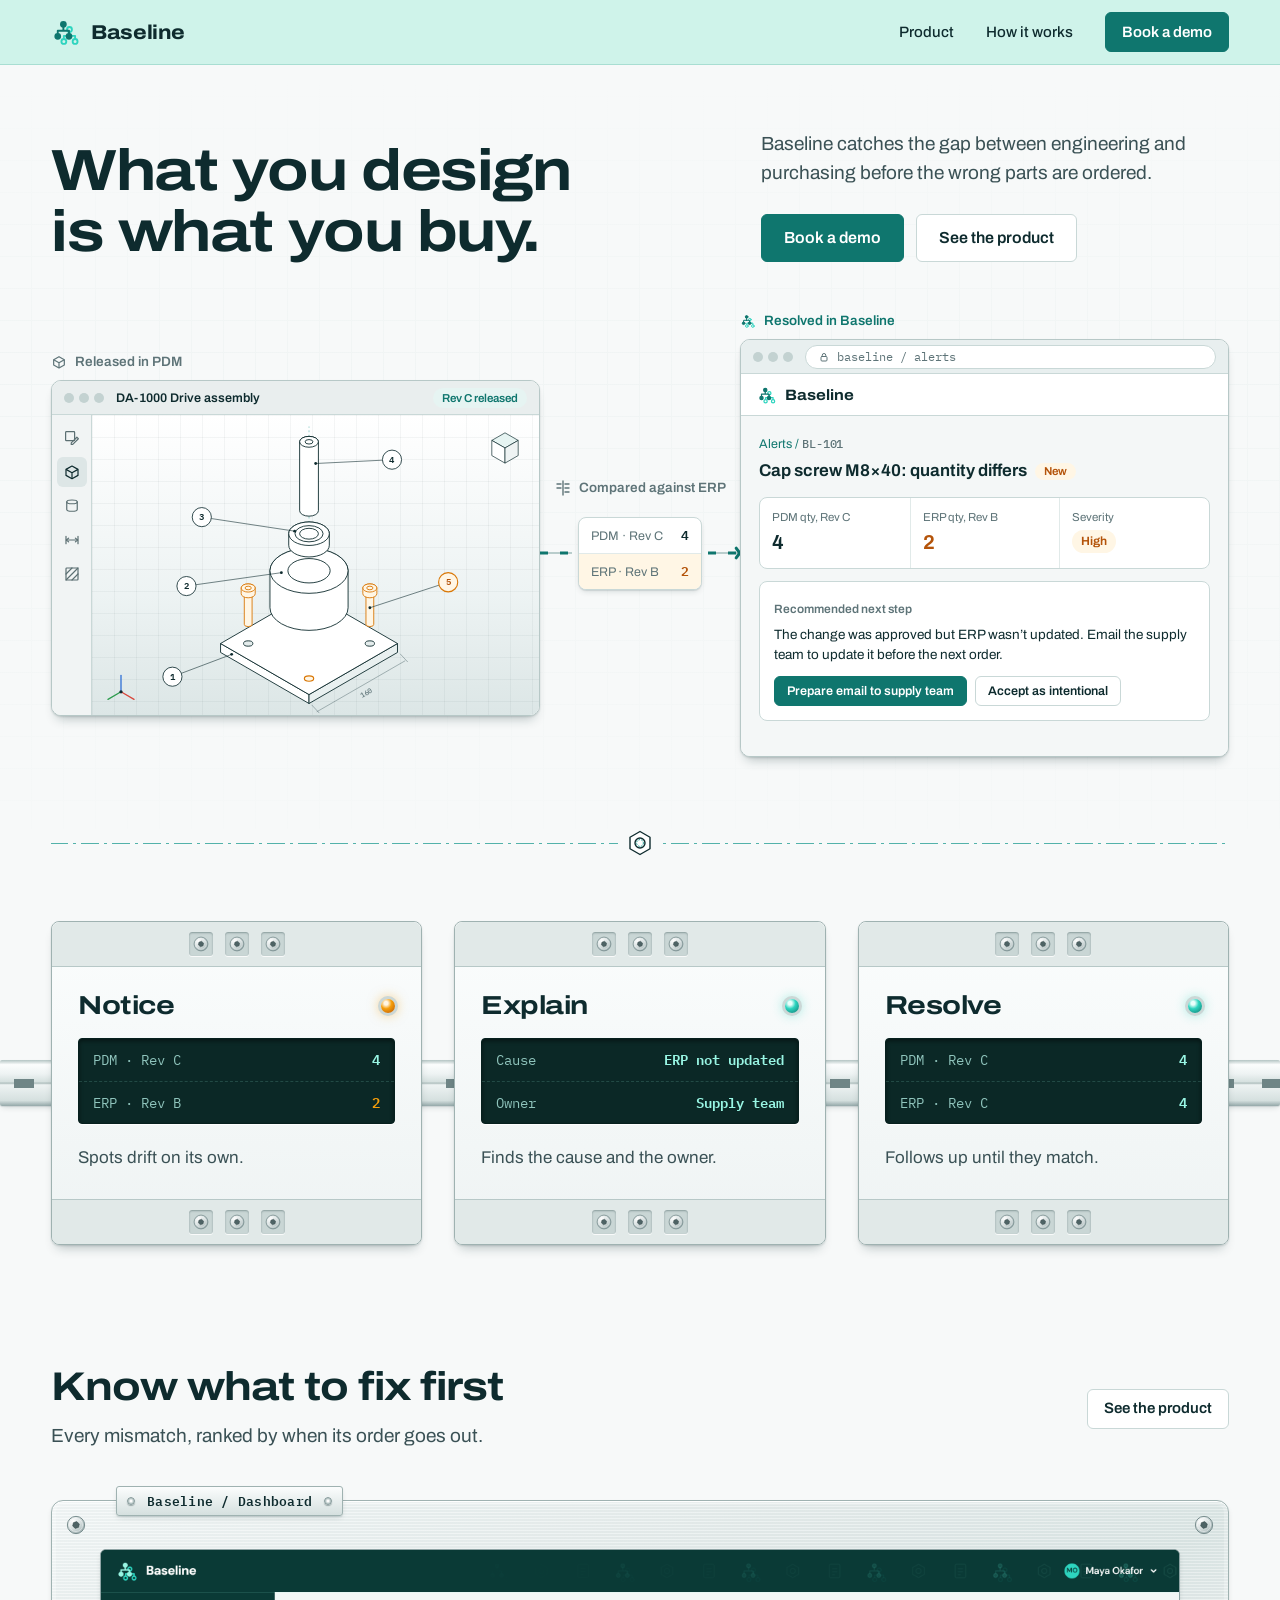
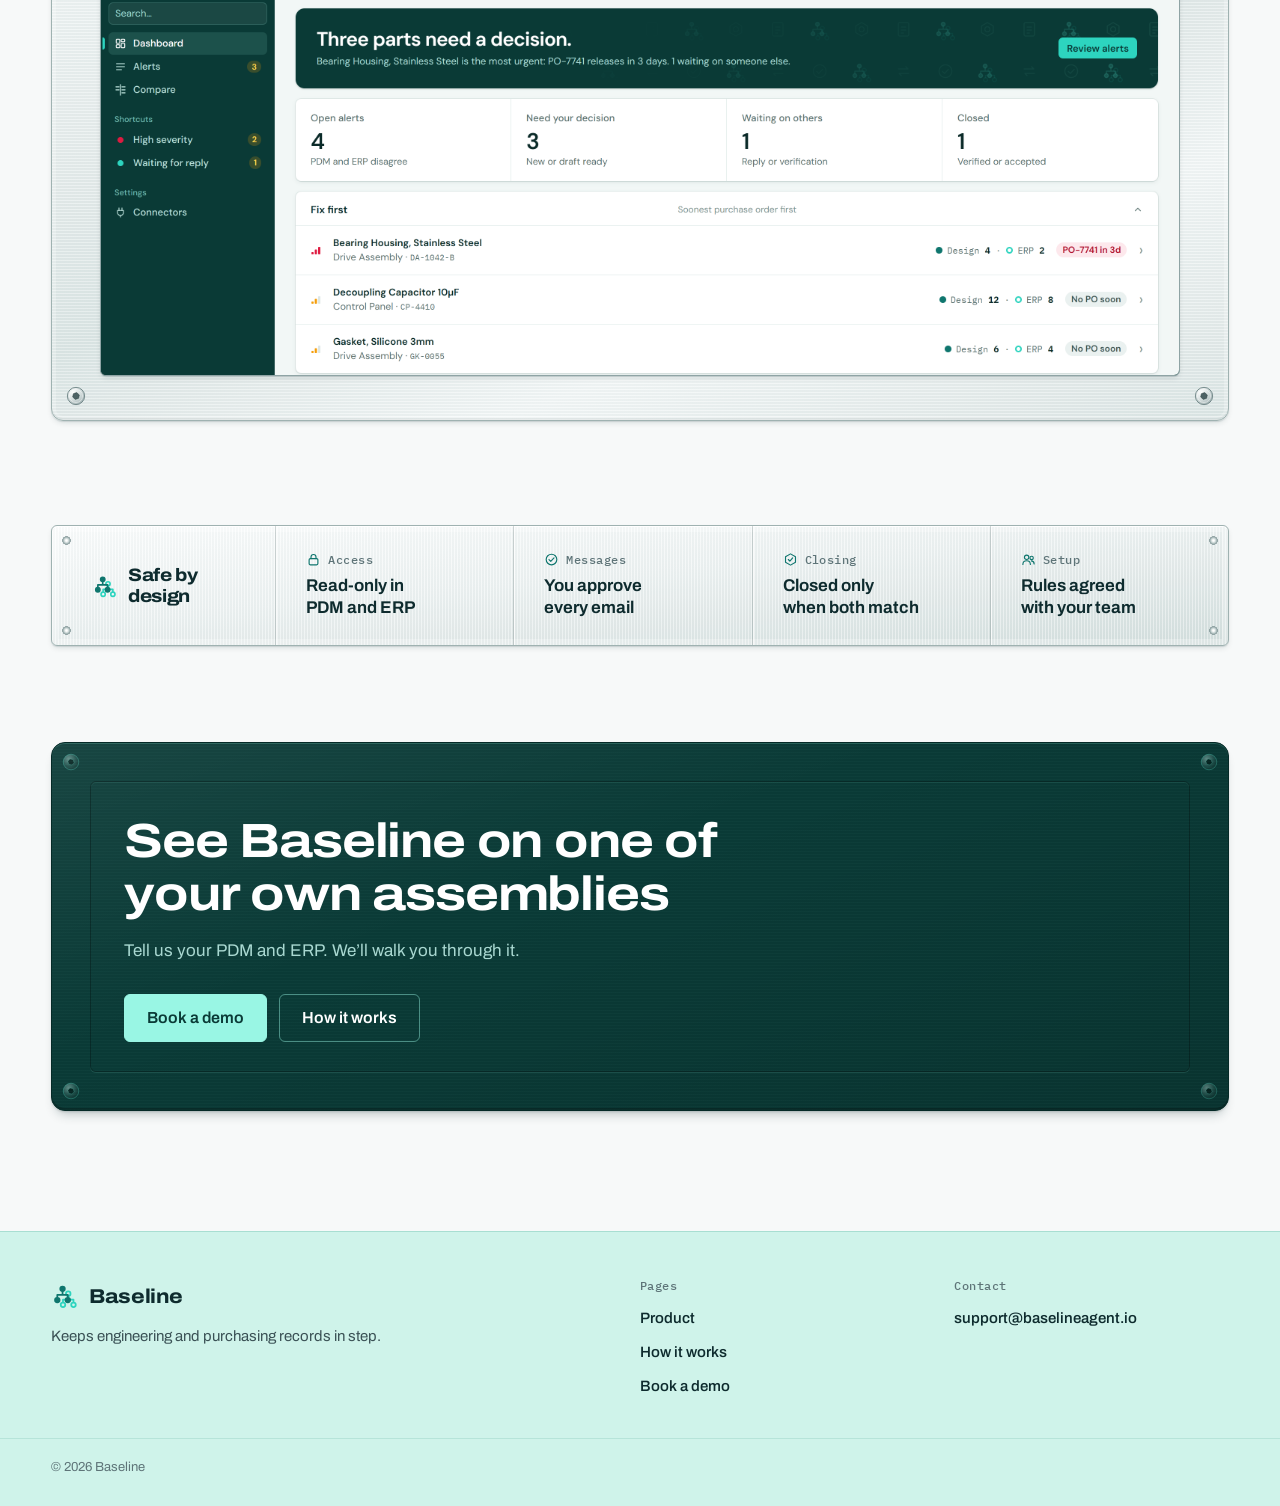
<file: baseline-website/index.html>
<!doctype html>
<html lang="en">
<head>
<meta charset="utf-8">
<meta name="viewport" content="width=device-width, initial-scale=1">
<title>Baseline | Keep PDM and ERP in step</title>
<meta name="description" content="Baseline keeps the BOM your engineers release and the BOM your purchasing team orders from in agreement.">
<link rel="icon" href="assets/img/logo.svg" type="image/svg+xml">
<link rel="preconnect" href="https://fonts.googleapis.com">
<link rel="preconnect" href="https://fonts.gstatic.com" crossorigin>
<link href="https://fonts.googleapis.com/css2?family=Archivo:wdth,wght@62..125,400..800&family=IBM+Plex+Mono:wght@400;500;600&display=swap" rel="stylesheet">
<link rel="stylesheet" href="assets/css/styles.css?v=20261010">
</head>
<body>
<a class="skip" href="#main">Skip to content</a>

<header class="nav">
  <div class="wrap nav-in">
    <a class="brand" href="index.html" aria-label="Baseline home"><img src="assets/img/logo.svg" width="30" height="30" alt="">Baseline</a>
    <button class="nav-toggle" type="button" aria-expanded="false" aria-controls="nav-links">Menu</button>
    <nav id="nav-links" class="nav-links" aria-label="Primary">
      <a href="product.html">Product</a>
      <a href="how-it-works.html">How it works</a>
      <a class="btn btn-p" href="contact.html">Book a demo</a>
    </nav>
  </div>
</header>

<main id="main">

<section class="hero">
  <div class="wrap">
    <div class="hero-top">
      <h1>What you design is what you buy.</h1>
      <div>
        <p class="lede">Baseline catches the gap between engineering and purchasing before the wrong parts are ordered.</p>
        <div class="cta-row">
          <a class="btn btn-p btn-lg" href="contact.html">Book a demo</a>
          <a class="btn btn-lg" href="product.html">See the product</a>
        </div>
      </div>
    </div>

    <!-- Story: released in PDM, compared against ERP, resolved in Baseline -->
    <div class="story" role="img" aria-label="A CAD tool shows the drive assembly released at Rev C with four cap screws. Baseline compares this PDM record against the ERP record, which still shows a quantity of two, and raises an alert recommending an email to the supply team.">
      <div class="win-wrap" aria-hidden="true">
          <p class="win-cap"><svg viewBox="0 0 24 24" fill="none" stroke="currentColor" stroke-width="1.8" stroke-linejoin="round"><path d="M4 8.5l8-4.5 8 4.5v8l-8 4.5-8-4.5z"/><path d="M4 8.5l8 4.5 8-4.5M12 13v8"/></svg>Released in PDM</p>
          <div class="win win-cad">
            <div class="win-bar"><span class="dots"><i></i><i></i><i></i></span><span class="win-t">DA-1000 Drive assembly</span><span class="win-tag">Rev C released</span></div>
            <div class="cad-in">
              <div class="cad-tools">
                <span><svg viewBox="0 0 24 24" fill="none" stroke="currentColor" stroke-width="1.6" stroke-linecap="round" stroke-linejoin="round"><rect x="3.5" y="3.5" width="12" height="12" rx="1"/><path d="M13 20.5l7.5-7.5-2-2L11 18.5v2z"/></svg></span>
                <span><svg viewBox="0 0 24 24" fill="none" stroke="currentColor" stroke-width="1.6" stroke-linejoin="round"><path d="M4 8.5l8-4.5 8 4.5v8l-8 4.5-8-4.5z"/><path d="M4 8.5l8 4.5 8-4.5M12 13v8"/></svg></span>
                <span><svg viewBox="0 0 24 24" fill="none" stroke="currentColor" stroke-width="1.6" stroke-linecap="round"><ellipse cx="12" cy="6.5" rx="7" ry="2.5"/><path d="M5 6.5v10c0 1.4 3.1 2.5 7 2.5s7-1.1 7-2.5v-10"/></svg></span>
                <span><svg viewBox="0 0 24 24" fill="none" stroke="currentColor" stroke-width="1.6" stroke-linecap="round" stroke-linejoin="round"><path d="M4 7v10M20 7v10M4 12h16"/><path d="M7.5 9.5L4.5 12l3 2.5M16.5 9.5l3 2.5-3 2.5"/></svg></span>
                <span><svg viewBox="0 0 24 24" fill="none" stroke="currentColor" stroke-width="1.6" stroke-linecap="round"><rect x="4" y="4" width="16" height="16" rx="1"/><path d="M4 12l8-8M4 20L20 4M12 20l8-8"/></svg></span>
              </div>
              <div class="cad-vp">
<!--ASSEMBLY-->
<svg class="asm" viewBox="40 0 500 470" aria-hidden="true">
<g class="cl"><path d="M280 452V18"/><path d="M375.3 358V268"/><path d="M184.7 358V268"/></g>
<g class="parts">
<g class="p1">
<path class="ln fill" pathLength="1" d="M141.4 358L280 438L280 452L141.4 372Z"/>
<path class="ln fill shade" pathLength="1" d="M418.6 358L280 438L280 452L418.6 372Z"/>
<path class="ln fill" pathLength="1" d="M280 278L418.6 358L280 438L141.4 358Z"/>
<ellipse class="ln hole miss" pathLength="1" cx="280" cy="413" rx="7.3" ry="4.2"/>
<ellipse class="ln hole" pathLength="1" cx="375.3" cy="358" rx="7.3" ry="4.2"/>
<ellipse class="ln hole" pathLength="1" cx="184.7" cy="358" rx="7.3" ry="4.2"/>
<ellipse class="ln hole miss" pathLength="1" cx="280" cy="303" rx="7.3" ry="4.2"/>
</g>
<g class="p5">
<path class="ln bolt fill" pathLength="1" d="M369.2 280L369.2 328A6.1 3.5 0 0 0 381.4 328L381.4 280A6.1 3.5 0 0 0 369.2 280Z"/><ellipse class="ln bolt fill" pathLength="1" cx="375.3" cy="280" rx="6.1" ry="3.5"/>
<path class="ln bolt fill" pathLength="1" d="M364.3 271L364.3 280A11 6.4 0 0 0 386.3 280L386.3 271A11 6.4 0 0 0 364.3 271Z"/><ellipse class="ln bolt fill" pathLength="1" cx="375.3" cy="271" rx="11" ry="6.4"/>
<ellipse class="ln bolt" pathLength="1" cx="375.3" cy="271" rx="4.9" ry="2.8"/>
<path class="ln bolt fill" pathLength="1" d="M178.6 280L178.6 328A6.1 3.5 0 0 0 190.8 328L190.8 280A6.1 3.5 0 0 0 178.6 280Z"/><ellipse class="ln bolt fill" pathLength="1" cx="184.7" cy="280" rx="6.1" ry="3.5"/>
<path class="ln bolt fill" pathLength="1" d="M173.7 271L173.7 280A11 6.4 0 0 0 195.7 280L195.7 271A11 6.4 0 0 0 173.7 271Z"/><ellipse class="ln bolt fill" pathLength="1" cx="184.7" cy="271" rx="11" ry="6.4"/>
<ellipse class="ln bolt" pathLength="1" cx="184.7" cy="271" rx="4.9" ry="2.8"/>
</g>
<g class="p2">
<path class="ln fill" pathLength="1" d="M218.8 244L218.8 302A61.2 35.4 0 0 0 341.2 302L341.2 244A61.2 35.4 0 0 0 218.8 244Z"/><ellipse class="ln fill" pathLength="1" cx="280" cy="244" rx="61.2" ry="35.4"/>
<ellipse class="ln" pathLength="1" cx="280" cy="244" rx="33.1" ry="19.1"/>
</g>
<g class="p3">
<path class="ln fill" pathLength="1" d="M248.2 186L248.2 204A31.8 18.4 0 0 0 311.8 204L311.8 186A31.8 18.4 0 0 0 248.2 186Z"/><ellipse class="ln fill" pathLength="1" cx="280" cy="186" rx="31.8" ry="18.4"/>
<ellipse class="ln" pathLength="1" cx="280" cy="186" rx="22" ry="12.7"/>
<ellipse class="ln" pathLength="1" cx="280" cy="186" rx="14.7" ry="8.5"/>
</g>
<g class="p4">
<path class="ln fill" pathLength="1" d="M265.3 42L265.3 150A14.7 8.5 0 0 0 294.7 150L294.7 42A14.7 8.5 0 0 0 265.3 42Z"/><ellipse class="ln fill" pathLength="1" cx="280" cy="42" rx="14.7" ry="8.5"/>
<ellipse class="ln" pathLength="1" cx="280" cy="42" rx="6.1" ry="3.5"/>
</g>
</g>
<g class="balloons">
<g class="bl"><path class="lead" d="M80 404.7L158.8 375"/><circle class="dot" cx="158.8" cy="375" r="2.2"/><circle class="ring" cx="66" cy="410" r="15"/><text x="66" y="415">1</text></g>
<g class="bl"><path class="lead" d="M102.9 265.9L236.7 247"/><circle class="dot" cx="236.7" cy="247" r="2.2"/><circle class="ring" cx="88" cy="268" r="15"/><text x="88" y="273">2</text></g>
<g class="bl"><path class="lead" d="M126.8 162.2L257.5 182"/><circle class="dot" cx="257.5" cy="182" r="2.2"/><circle class="ring" cx="112" cy="160" r="15"/><text x="112" y="165">3</text></g>
<g class="bl"><path class="lead" d="M395 70.8L290.4 76"/><circle class="dot" cx="290.4" cy="76" r="2.2"/><circle class="ring" cx="410" cy="70" r="15"/><text x="410" y="75">4</text></g>
<g class="bl bl-miss"><path class="lead" d="M483.7 266.6L375.3 302"/><circle class="dot" cx="375.3" cy="302" r="2.2"/><circle class="ring" cx="498" cy="262" r="15"/><text x="498" y="267">5</text></g>
</g>
<g class="dim"><path d="M422.6 374L434.7 387M284 454L296.1 467"/><path class="arr" d="M430.7 385L292.1 465"/><text transform="translate(371.4 439) rotate(-30)">160</text></g>
</svg>
<!--/ASSEMBLY-->
                <svg class="vcube" viewBox="0 0 90 96"><path d="M45 16l27 15.5-27 15.5-27-15.5z" fill="#E6F4F2" stroke="#0E2B2E" stroke-width="1.4" stroke-linejoin="round"/><path d="M18 31.5l27 15.5v31L18 62.5z" fill="#FFFFFF" stroke="#0E2B2E" stroke-width="1.4" stroke-linejoin="round"/><path d="M45 47l27-15.5v31L45 78z" fill="#EEF3F3" stroke="#0E2B2E" stroke-width="1.4" stroke-linejoin="round"/></svg>
                <svg class="triad" viewBox="0 0 70 70"><g stroke-width="2.4" stroke-linecap="round" fill="none"><path d="M35 42L59 56" stroke="#D9463B"/><path d="M35 42L11 56" stroke="#2E9D4F"/><path d="M35 42V12" stroke="#2F6FD6"/></g><circle cx="35" cy="42" r="3" fill="#0E2B2E"/></svg>
              </div>
            </div>
          </div>
      </div>

      <div class="story-mid" aria-hidden="true">
        <p class="win-cap"><svg viewBox="0 0 16 16" fill="none" stroke="currentColor" stroke-width="1.4" stroke-linecap="round"><path d="M8 1v14"/><path d="M2 4h4M2 8h4M10 4h4M10 8h4M10 12h4"/></svg>Compared against ERP</p>
        <div class="rec-flow">
          <svg class="wire wire-l" viewBox="0 0 100 20" preserveAspectRatio="none"><path class="wire-base" d="M0 10H100"/><path class="wire-flow" d="M0 10H100"/></svg>
          <div class="rec-chip">
            <div class="rec-row"><span>PDM · Rev C</span><b>4</b></div>
            <div class="rec-row rec-diff"><span>ERP · Rev B</span><b>2</b></div>
          </div>
          <svg class="wire wire-r" viewBox="0 0 100 20" preserveAspectRatio="none"><path class="wire-base" d="M0 10H100"/><path class="wire-flow" d="M0 10H100"/><path class="wire-head" d="M88 3L99 10L88 17"/></svg>
        </div>
      </div>

      <div class="win-wrap bl-wrap" aria-hidden="true">
        <p class="win-cap cap-bl"><img src="assets/img/logo.svg" width="16" height="16" alt="">Resolved in Baseline</p>
        <div class="win win-bl">
          <div class="win-bar bw"><span class="dots"><i></i><i></i><i></i></span><span class="bw-url"><svg viewBox="0 0 24 24" fill="none" stroke="currentColor" stroke-width="2" stroke-linecap="round"><rect x="6" y="11" width="12" height="9" rx="2"/><path d="M8.5 11V8.5a3.5 3.5 0 0 1 7 0V11"/></svg>baseline / alerts</span></div>
          <div class="bl-top"><img src="assets/img/logo.svg" width="20" height="20" alt="">Baseline</div>
          <div class="bl-body">
            <p class="bl-wait"><span class="spin"></span>Reading PDM and ERP…</p>
            <div class="bl-alert">
              <p class="bl-crumb">Alerts / <span class="pn">BL-101</span></p>
              <p class="bl-title">Cap screw M8×40: quantity differs <span class="new">New</span></p>
              <div class="bl-stats">
                <div><span>PDM qty, Rev C</span><b>4</b></div>
                <div class="st-erp"><span>ERP qty, Rev B</span><b>2</b></div>
                <div><span>Severity</span><b class="sev">High</b></div>
              </div>
              <div class="bl-rec">
                <span class="bl-k">Recommended next step</span>
                <p>The change was approved but ERP wasn’t updated. Email the supply team to update it before the next order.</p>
                <div class="bl-btns"><span class="mock-btn mock-p">Prepare email to supply team</span><span class="mock-btn">Accept as intentional</span></div>
              </div>
            </div>
          </div>
        </div>
      </div>
    </div>
  </div>
</section>

<div class="cl-rule" aria-hidden="true"></div>

<section class="sec rack-sec">
  <div class="wrap">
    <h2 class="sr-only">What Baseline does</h2>

    <!-- Three modules clipped onto one DIN rail: Baseline as a unit in your systems cabinet -->
    <div class="rack">
      <article class="mod">
        <div class="mod-term" aria-hidden="true"><i></i><i></i><i></i></div>
        <div class="mod-face">
          <div class="mod-plate"><h3>Notice</h3><span class="led led-amber" aria-hidden="true"></span></div>
          <div class="readout" aria-hidden="true">
            <div><span>PDM · Rev C</span><b>4</b></div>
            <div class="ro-diff"><span>ERP · Rev B</span><b>2</b></div>
          </div>
          <p>Spots drift on its own.</p>
        </div>
        <div class="mod-term" aria-hidden="true"><i></i><i></i><i></i></div>
      </article>
      <article class="mod">
        <div class="mod-term" aria-hidden="true"><i></i><i></i><i></i></div>
        <div class="mod-face">
          <div class="mod-plate"><h3>Explain</h3><span class="led" aria-hidden="true"></span></div>
          <div class="readout" aria-hidden="true">
            <div><span>Cause</span><b>ERP not updated</b></div>
            <div><span>Owner</span><b>Supply team</b></div>
          </div>
          <p>Finds the cause and the owner.</p>
        </div>
        <div class="mod-term" aria-hidden="true"><i></i><i></i><i></i></div>
      </article>
      <article class="mod">
        <div class="mod-term" aria-hidden="true"><i></i><i></i><i></i></div>
        <div class="mod-face">
          <div class="mod-plate"><h3>Resolve</h3><span class="led" aria-hidden="true"></span></div>
          <div class="readout" aria-hidden="true">
            <div><span>PDM · Rev C</span><b>4</b></div>
            <div class="ro-ok"><span>ERP · Rev C</span><b>4</b></div>
          </div>
          <p>Follows up until they match.</p>
        </div>
        <div class="mod-term" aria-hidden="true"><i></i><i></i><i></i></div>
      </article>
    </div>
  </div>
</section>

<section class="sec glimpse-sec">
  <div class="wrap">
    <div class="glimpse-head">
      <div class="glimpse-copy">
        <h2>Know what to fix first</h2>
        <p>Every mismatch, ranked by when its order goes out.</p>
      </div>
      <a class="btn" href="product.html">See the product</a>
    </div>
    <figure class="mount bolted">
      <span class="tag-plate" aria-hidden="true">Baseline / Dashboard</span>
      <div class="mount-crop">
        <img src="assets/img/screens/dashboard.png" width="2880" height="1800" loading="lazy" alt="Baseline dashboard showing three parts that need a decision, with the bearing housing listed first because its purchase order releases in three days.">
      </div>
    </figure>
  </div>
</section>

<section class="rating-sec" id="trust">
  <div class="wrap">
    <!-- An equipment rating plate, riveted on: the safety facts as stamped fields -->
    <div class="rating">
      <div class="rt-brand"><img src="assets/img/logo.svg" width="26" height="26" alt=""><span>Safe by design</span></div>
      <div class="rt-field"><span class="rt-k"><svg viewBox="0 0 24 24" fill="none" stroke="currentColor" stroke-width="1.8" stroke-linecap="round" stroke-linejoin="round" aria-hidden="true"><rect x="5" y="10.5" width="14" height="10" rx="2"/><path d="M8 10.5V8a4 4 0 0 1 8 0v2.5"/></svg>Access</span><p>Read-only in PDM and ERP</p></div>
      <div class="rt-field"><span class="rt-k"><svg viewBox="0 0 24 24" fill="none" stroke="currentColor" stroke-width="1.8" stroke-linecap="round" stroke-linejoin="round" aria-hidden="true"><circle cx="12" cy="12" r="8.5"/><path d="M8 12.3l2.8 2.8 5.2-5.6"/></svg>Messages</span><p>You approve every email</p></div>
      <div class="rt-field"><span class="rt-k"><svg viewBox="0 0 24 24" fill="none" stroke="currentColor" stroke-width="1.8" stroke-linecap="round" stroke-linejoin="round" aria-hidden="true"><path d="M12 3l8 4.5v9L12 21l-8-4.5v-9z"/><path d="M8.5 12l2.5 2.5 4.5-5"/></svg>Closing</span><p>Closed only when both match</p></div>
      <div class="rt-field"><span class="rt-k"><svg viewBox="0 0 24 24" fill="none" stroke="currentColor" stroke-width="1.8" stroke-linecap="round" stroke-linejoin="round" aria-hidden="true"><circle cx="9" cy="8.5" r="3.5"/><path d="M3 20c0-3.6 2.7-6 6-6s6 2.4 6 6"/><circle cx="17" cy="9.5" r="2.7"/><path d="M16.5 14.2c2.8 0 4.5 2 4.5 5"/></svg>Setup</span><p>Rules agreed with your team</p></div>
    </div>
  </div>
</section>

<section class="cta-band">
  <div class="wrap">
    <div class="cta-plate bolted bolted-dark">
      <h2>See Baseline on one of your own assemblies</h2>
      <p>Tell us your PDM and ERP. We’ll walk you through it.</p>
      <div class="cta-row"><a class="btn btn-mint btn-lg" href="contact.html">Book a demo</a><a class="btn btn-lg" href="how-it-works.html">How it works</a></div>
    </div>
  </div>
</section>

</main>

<footer class="foot">
  <div class="wrap foot-in">
    <div class="foot-brand">
      <a class="brand" href="index.html" aria-label="Baseline home"><img src="assets/img/logo.svg" width="28" height="28" alt="">Baseline</a>
      <p>Keeps engineering and purchasing records in step.</p>
    </div>
    <nav class="foot-col" aria-label="Site">
      <p class="foot-k">Pages</p>
      <a href="product.html">Product</a>
      <a href="how-it-works.html">How it works</a>
      <a href="contact.html">Book a demo</a>
    </nav>
    <div class="foot-col">
      <p class="foot-k">Contact</p>
      <a href="mailto:support@baselineagent.io">support@baselineagent.io</a>
    </div>
  </div>
  <div class="wrap foot-base"><span>© <span class="year">2026</span> Baseline</span></div>
</footer>

<script src="assets/js/main.js?v=20261010"></script>
</body>
</html>
</file>
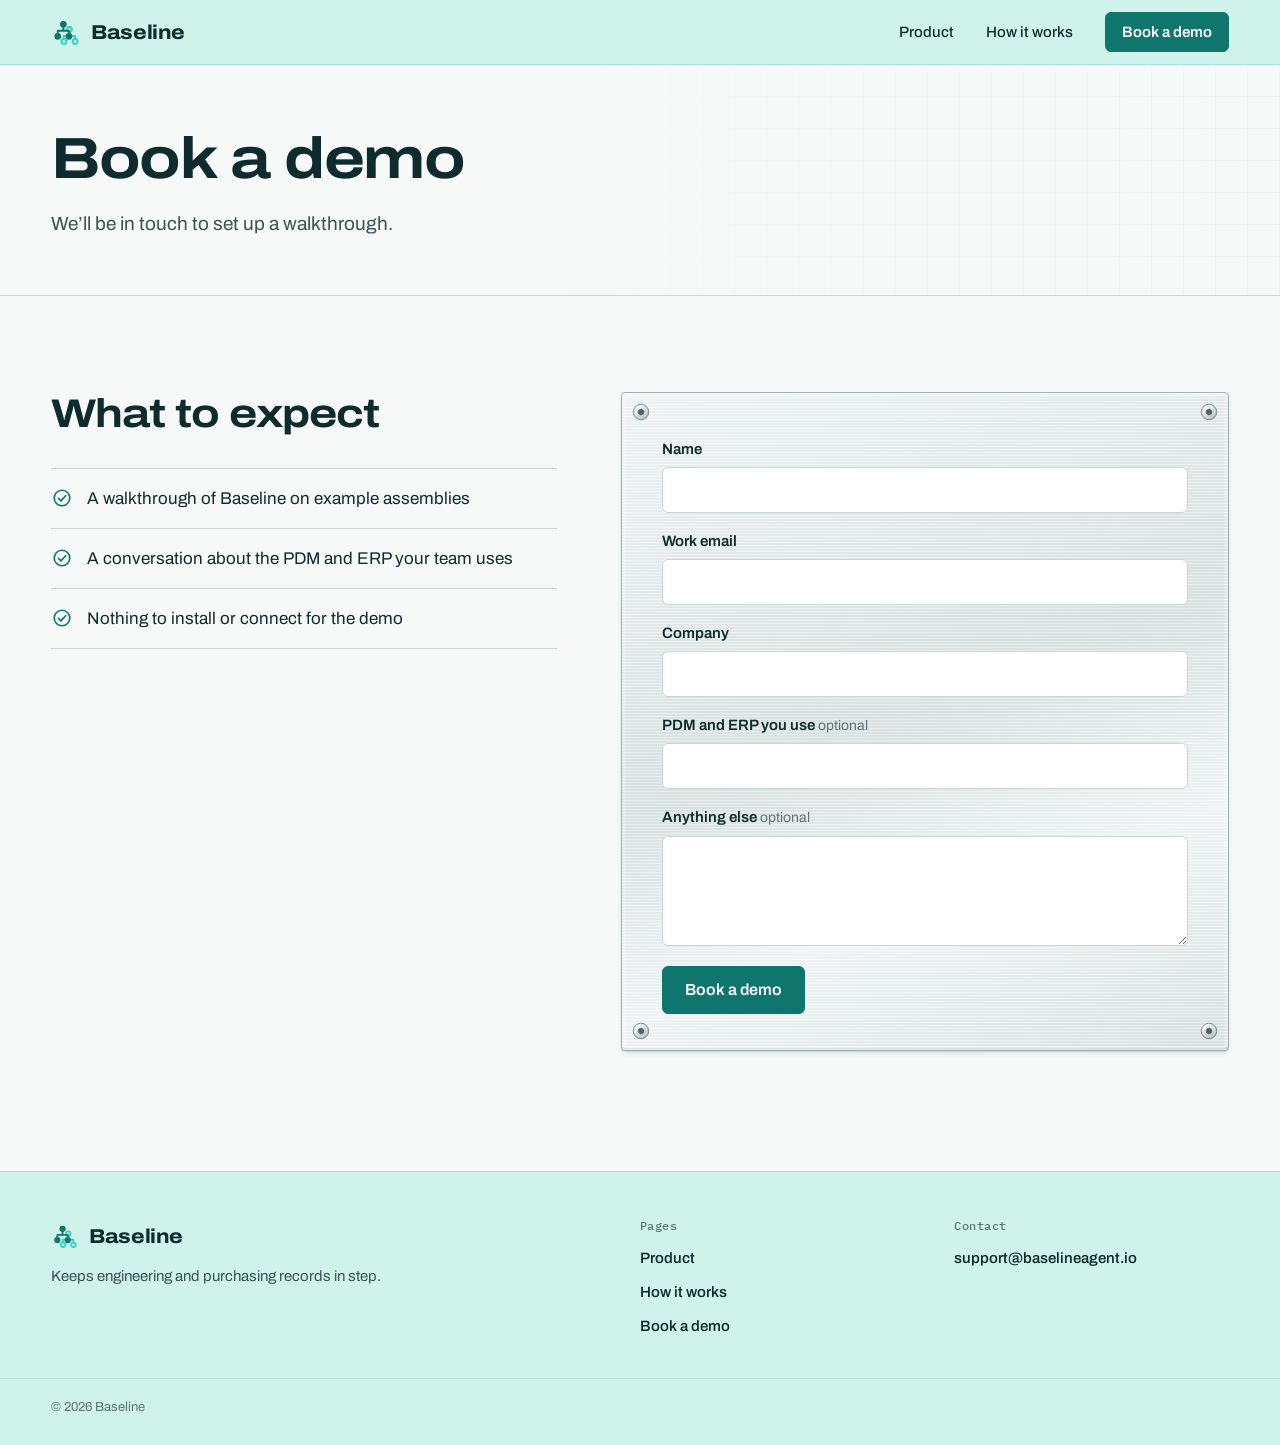
<file: baseline-website/contact.html>
<!doctype html>
<html lang="en">
<head>
<meta charset="utf-8">
<meta name="viewport" content="width=device-width, initial-scale=1">
<title>Book a demo | Baseline</title>
<meta name="description" content="Book a walkthrough of Baseline.">
<link rel="icon" href="assets/img/logo.svg" type="image/svg+xml">
<link rel="preconnect" href="https://fonts.googleapis.com">
<link rel="preconnect" href="https://fonts.gstatic.com" crossorigin>
<link href="https://fonts.googleapis.com/css2?family=Archivo:wdth,wght@62..125,400..800&family=IBM+Plex+Mono:wght@400;500;600&display=swap" rel="stylesheet">
<link rel="stylesheet" href="assets/css/styles.css?v=20261010">
</head>
<body>
<a class="skip" href="#main">Skip to content</a>

<header class="nav">
  <div class="wrap nav-in">
    <a class="brand" href="index.html" aria-label="Baseline home"><img src="assets/img/logo.svg" width="30" height="30" alt="">Baseline</a>
    <button class="nav-toggle" type="button" aria-expanded="false" aria-controls="nav-links">Menu</button>
    <nav id="nav-links" class="nav-links" aria-label="Primary">
      <a href="product.html">Product</a>
      <a href="how-it-works.html">How it works</a>
      <a class="btn btn-p" href="contact.html" aria-current="page">Book a demo</a>
    </nav>
  </div>
</header>

<main id="main">

<section class="phead">
  <div class="wrap phead-in">
    <div>
      <h1>Book a demo</h1>
      <p class="lede">We’ll be in touch to set up a walkthrough.</p>
    </div>
  </div>
</section>

<section class="sec">
  <div class="wrap contact">
    <div>
      <h2>What to expect</h2>
      <ul class="expect">
        <li><svg viewBox="0 0 24 24" fill="none" stroke="currentColor" stroke-width="1.8" stroke-linecap="round" stroke-linejoin="round" aria-hidden="true"><circle cx="12" cy="12" r="8.5"/><path d="M8 12.3l2.8 2.8 5.2-5.6"/></svg>A walkthrough of Baseline on example assemblies</li>
        <li><svg viewBox="0 0 24 24" fill="none" stroke="currentColor" stroke-width="1.8" stroke-linecap="round" stroke-linejoin="round" aria-hidden="true"><circle cx="12" cy="12" r="8.5"/><path d="M8 12.3l2.8 2.8 5.2-5.6"/></svg>A conversation about the PDM and ERP your team uses</li>
        <li><svg viewBox="0 0 24 24" fill="none" stroke="currentColor" stroke-width="1.8" stroke-linecap="round" stroke-linejoin="round" aria-hidden="true"><circle cx="12" cy="12" r="8.5"/><path d="M8 12.3l2.8 2.8 5.2-5.6"/></svg>Nothing to install or connect for the demo</li>
      </ul>
    </div>

    <!-- data-endpoint: the deployed demo-mailer Worker URL (see demo-mailer/README.md) -->
    <form class="form bolted" id="demo-form" data-endpoint="https://baseline-demo-mailer.hamzasajjad159.workers.dev" novalidate>
      <p hidden><label>Leave this empty <input name="company-site" tabindex="-1" autocomplete="off"></label></p>
      <div class="field"><label for="f-name">Name</label><input id="f-name" name="name" autocomplete="name" required><p class="err" id="e-name"></p></div>
      <div class="field"><label for="f-email">Work email</label><input id="f-email" name="email" type="email" autocomplete="email" required><p class="err" id="e-email"></p></div>
      <div class="field"><label for="f-co">Company</label><input id="f-co" name="company" autocomplete="organization"></div>
      <div class="field"><label for="f-sys">PDM and ERP you use <span class="opt">optional</span></label><input id="f-sys" name="systems"></div>
      <div class="field"><label for="f-msg">Anything else <span class="opt">optional</span></label><textarea id="f-msg" name="message"></textarea></div>
      <button class="btn btn-p btn-lg" type="submit">Book a demo</button>
      <p class="form-ok" id="form-ok" role="status" hidden></p>
    </form>
  </div>
</section>

</main>

<footer class="foot">
  <div class="wrap foot-in">
    <div class="foot-brand">
      <a class="brand" href="index.html" aria-label="Baseline home"><img src="assets/img/logo.svg" width="28" height="28" alt="">Baseline</a>
      <p>Keeps engineering and purchasing records in step.</p>
    </div>
    <nav class="foot-col" aria-label="Site">
      <p class="foot-k">Pages</p>
      <a href="product.html">Product</a>
      <a href="how-it-works.html">How it works</a>
      <a href="contact.html">Book a demo</a>
    </nav>
    <div class="foot-col">
      <p class="foot-k">Contact</p>
      <a href="mailto:support@baselineagent.io">support@baselineagent.io</a>
    </div>
  </div>
  <div class="wrap foot-base"><span>© <span class="year">2026</span> Baseline</span></div>
</footer>

<script src="assets/js/main.js?v=20261010"></script>
</body>
</html>
</file>
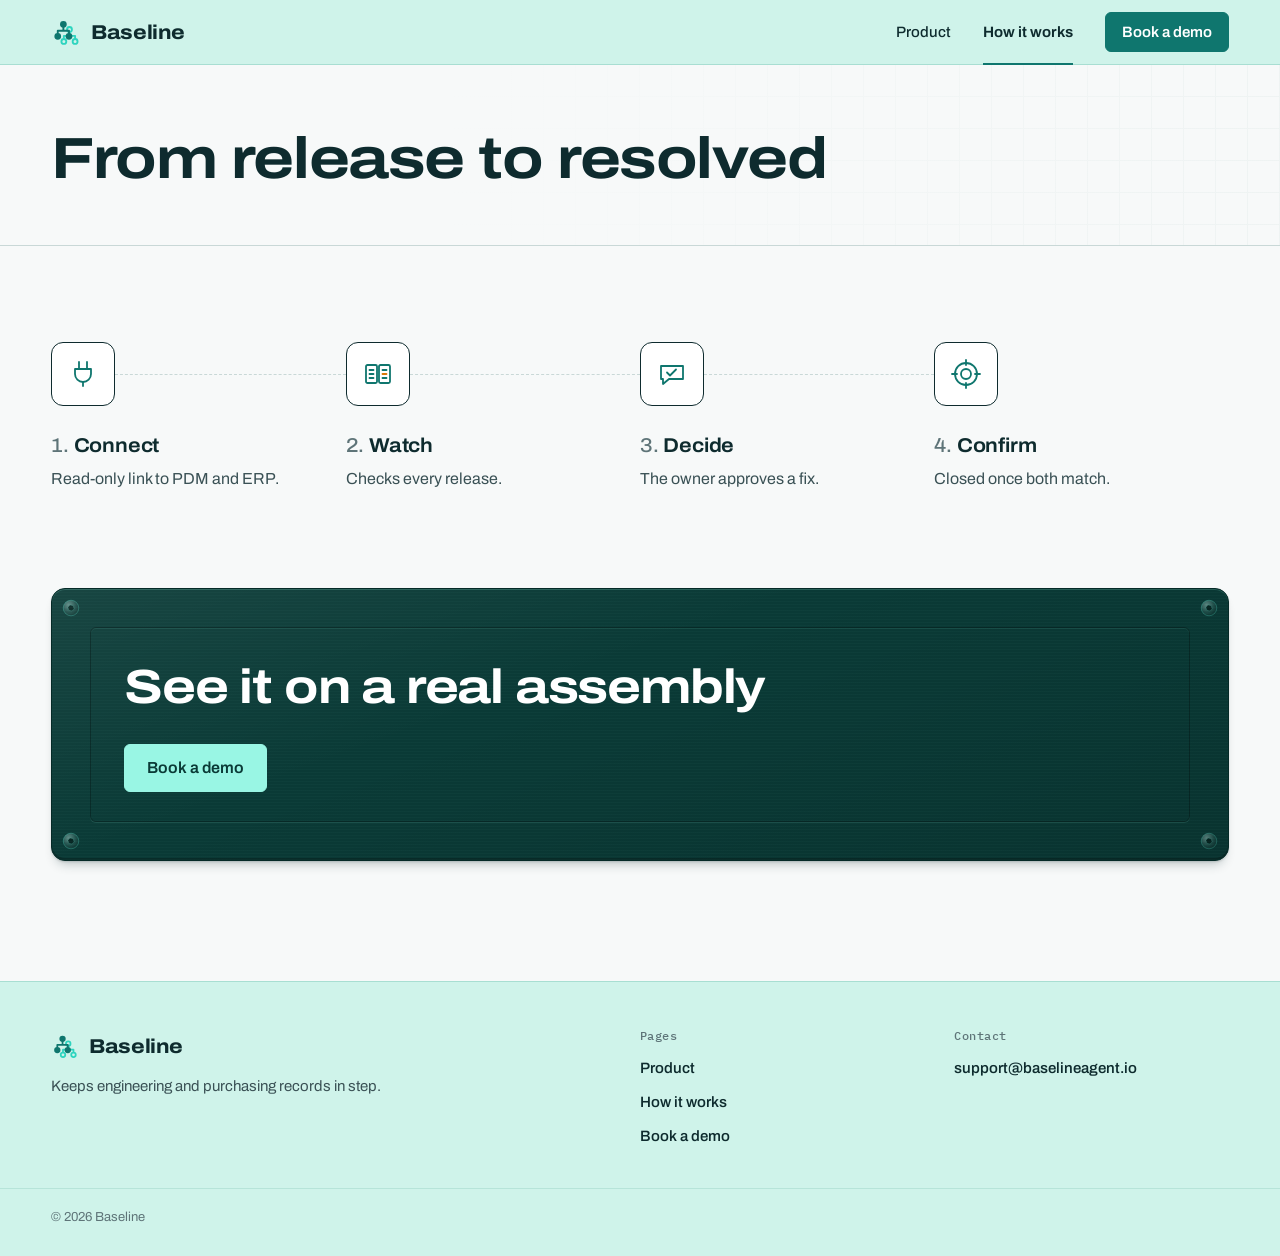
<file: baseline-website/how-it-works.html>
<!doctype html>
<html lang="en">
<head>
<meta charset="utf-8">
<meta name="viewport" content="width=device-width, initial-scale=1">
<title>How it works | Baseline</title>
<meta name="description" content="Baseline works between your engineering and purchasing systems without changing how either team works.">
<link rel="icon" href="assets/img/logo.svg" type="image/svg+xml">
<link rel="preconnect" href="https://fonts.googleapis.com">
<link rel="preconnect" href="https://fonts.gstatic.com" crossorigin>
<link href="https://fonts.googleapis.com/css2?family=Archivo:wdth,wght@62..125,400..800&family=IBM+Plex+Mono:wght@400;500;600&display=swap" rel="stylesheet">
<link rel="stylesheet" href="assets/css/styles.css?v=20261010">
</head>
<body>
<a class="skip" href="#main">Skip to content</a>

<header class="nav">
  <div class="wrap nav-in">
    <a class="brand" href="index.html" aria-label="Baseline home"><img src="assets/img/logo.svg" width="30" height="30" alt="">Baseline</a>
    <button class="nav-toggle" type="button" aria-expanded="false" aria-controls="nav-links">Menu</button>
    <nav id="nav-links" class="nav-links" aria-label="Primary">
      <a href="product.html">Product</a>
      <a href="how-it-works.html" aria-current="page">How it works</a>
      <a class="btn btn-p" href="contact.html">Book a demo</a>
    </nav>
  </div>
</header>

<main id="main">

<section class="phead">
  <div class="wrap phead-in">
    <div>
      <h1>From release to resolved</h1>
    </div>
  </div>
</section>

<section class="sec">
  <div class="wrap">
    <ol class="steps">
      <li class="step">
        <div class="ic"><svg viewBox="0 0 32 32" fill="none" stroke="currentColor" stroke-width="1.8" stroke-linecap="round" stroke-linejoin="round" aria-hidden="true"><path d="M12 4v7M20 4v7"/><path d="M8 11h16v5a8 8 0 0 1-16 0z"/><path d="M16 24v4"/></svg></div>
        <h3>Connect</h3>
        <p>Read-only link to PDM and ERP.</p>
      </li>
      <li class="step">
        <div class="ic"><svg viewBox="0 0 32 32" fill="none" stroke="currentColor" stroke-width="1.8" stroke-linecap="round" stroke-linejoin="round" aria-hidden="true"><rect x="4" y="7" width="11" height="18" rx="1.5"/><rect x="17" y="7" width="11" height="18" rx="1.5"/><path d="M7.5 12h4M7.5 16h4M7.5 20h4M20.5 12h4M20.5 20h4"/><path d="M20.5 16h4" stroke="#D97706"/></svg></div>
        <h3>Watch</h3>
        <p>Checks every release.</p>
      </li>
      <li class="step">
        <div class="ic"><svg viewBox="0 0 32 32" fill="none" stroke="currentColor" stroke-width="1.8" stroke-linecap="round" stroke-linejoin="round" aria-hidden="true"><path d="M5 8h22v13H13l-6 5v-5H5z"/><path d="M11 14.5l3 3 6-6"/></svg></div>
        <h3>Decide</h3>
        <p>The owner approves a fix.</p>
      </li>
      <li class="step">
        <div class="ic"><svg viewBox="0 0 32 32" fill="none" stroke="currentColor" stroke-width="1.8" stroke-linecap="round" stroke-linejoin="round" aria-hidden="true"><circle cx="16" cy="16" r="11"/><circle cx="16" cy="16" r="5"/><path d="M16 2v5M16 25v5M2 16h5M25 16h5"/></svg></div>
        <h3>Confirm</h3>
        <p>Closed once both match.</p>
      </li>
    </ol>
  </div>
</section>

<section class="cta-band" style="padding-top:0">
  <div class="wrap">
    <div class="cta-plate bolted bolted-dark">
      <h2>See it on a real assembly</h2>
      <div class="cta-row"><a class="btn btn-mint btn-lg" href="contact.html">Book a demo</a></div>
    </div>
  </div>
</section>

</main>

<footer class="foot">
  <div class="wrap foot-in">
    <div class="foot-brand">
      <a class="brand" href="index.html" aria-label="Baseline home"><img src="assets/img/logo.svg" width="28" height="28" alt="">Baseline</a>
      <p>Keeps engineering and purchasing records in step.</p>
    </div>
    <nav class="foot-col" aria-label="Site">
      <p class="foot-k">Pages</p>
      <a href="product.html">Product</a>
      <a href="how-it-works.html">How it works</a>
      <a href="contact.html">Book a demo</a>
    </nav>
    <div class="foot-col">
      <p class="foot-k">Contact</p>
      <a href="mailto:support@baselineagent.io">support@baselineagent.io</a>
    </div>
  </div>
  <div class="wrap foot-base"><span>© <span class="year">2026</span> Baseline</span></div>
</footer>

<script src="assets/js/main.js?v=20261010"></script>
</body>
</html>
</file>
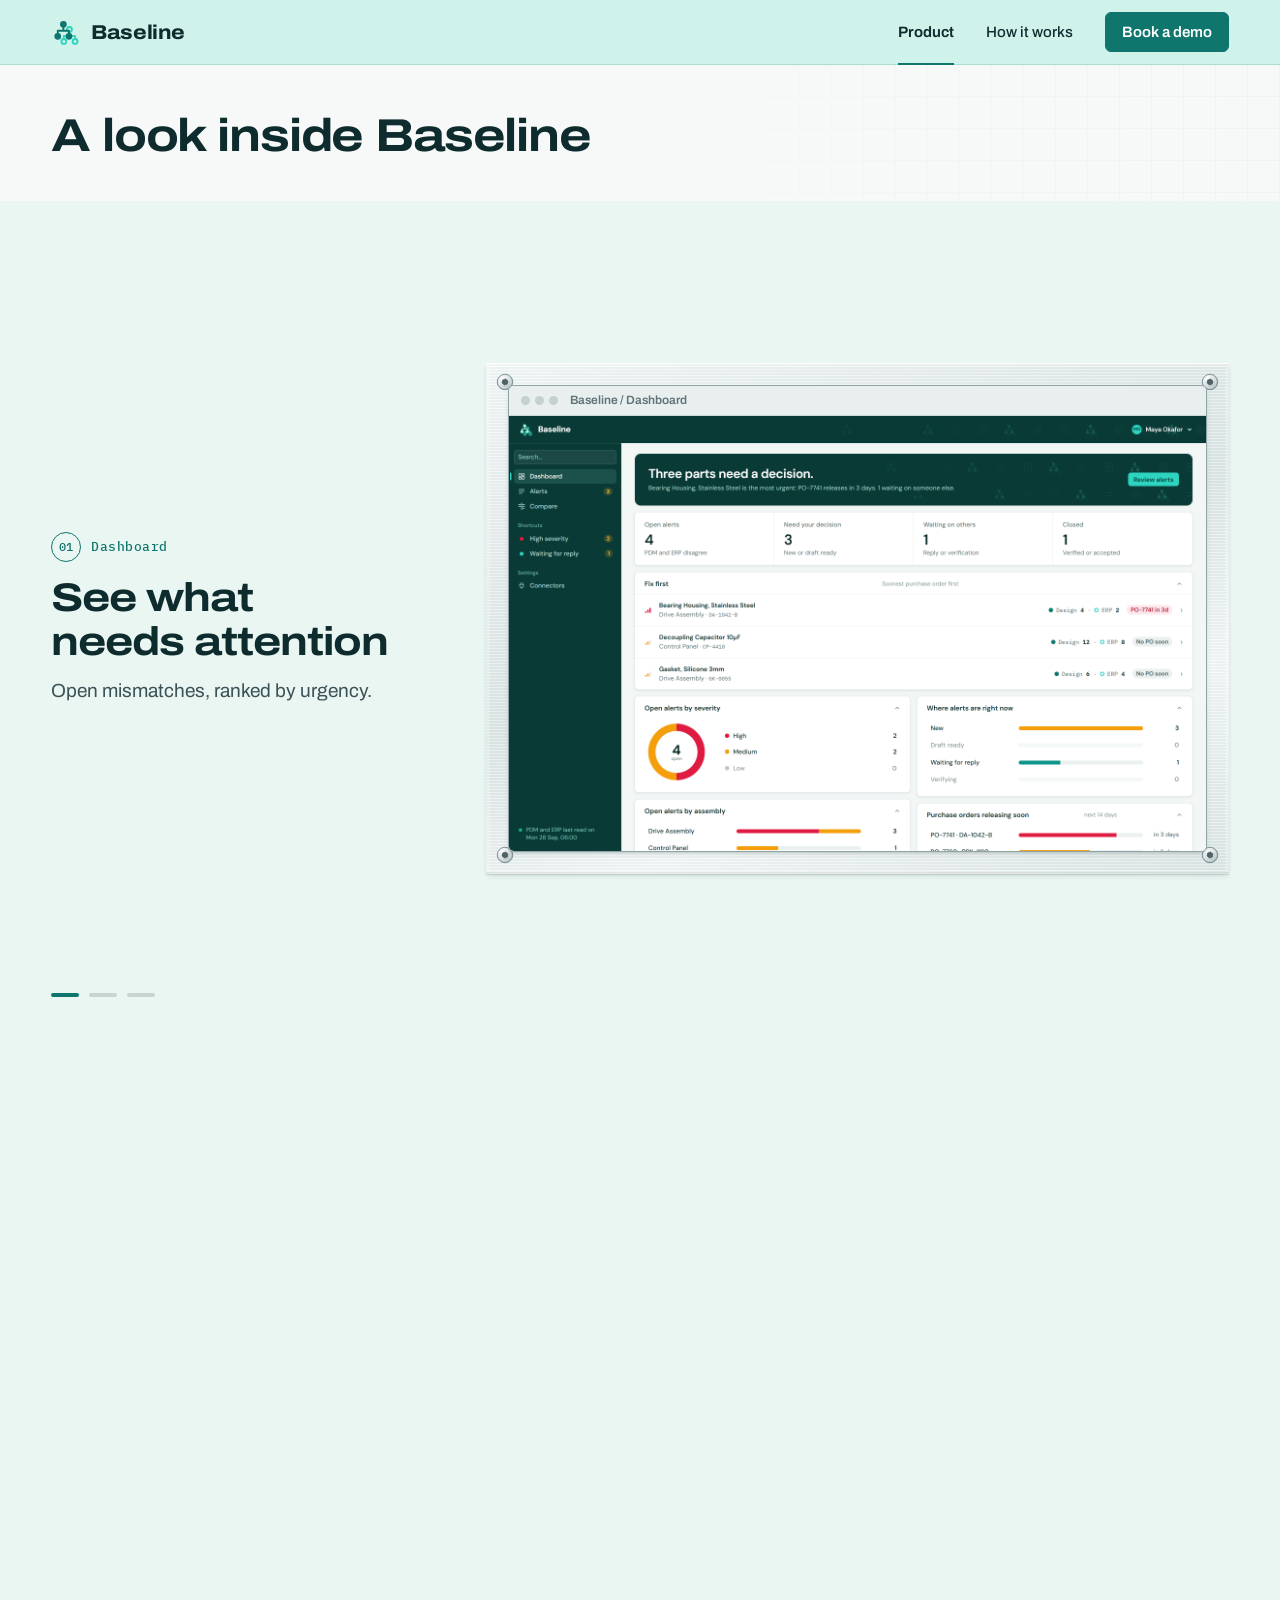
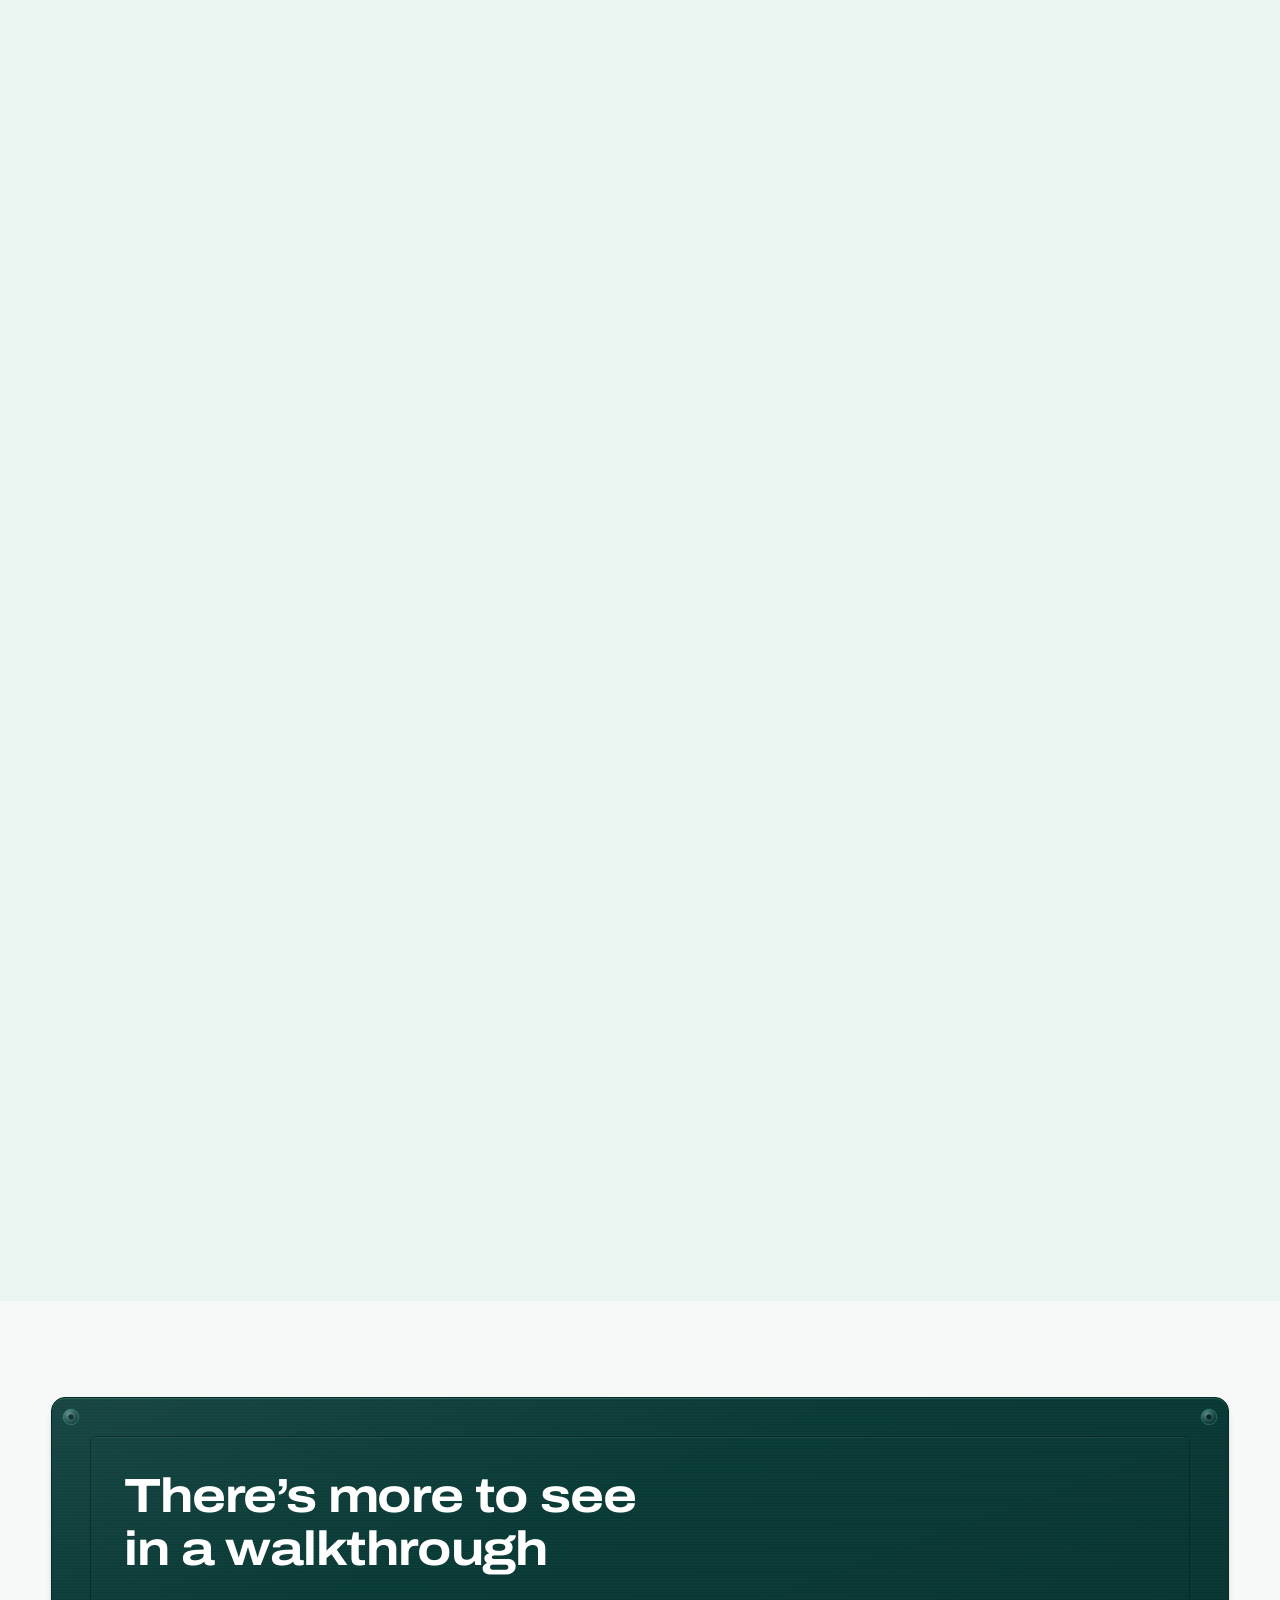
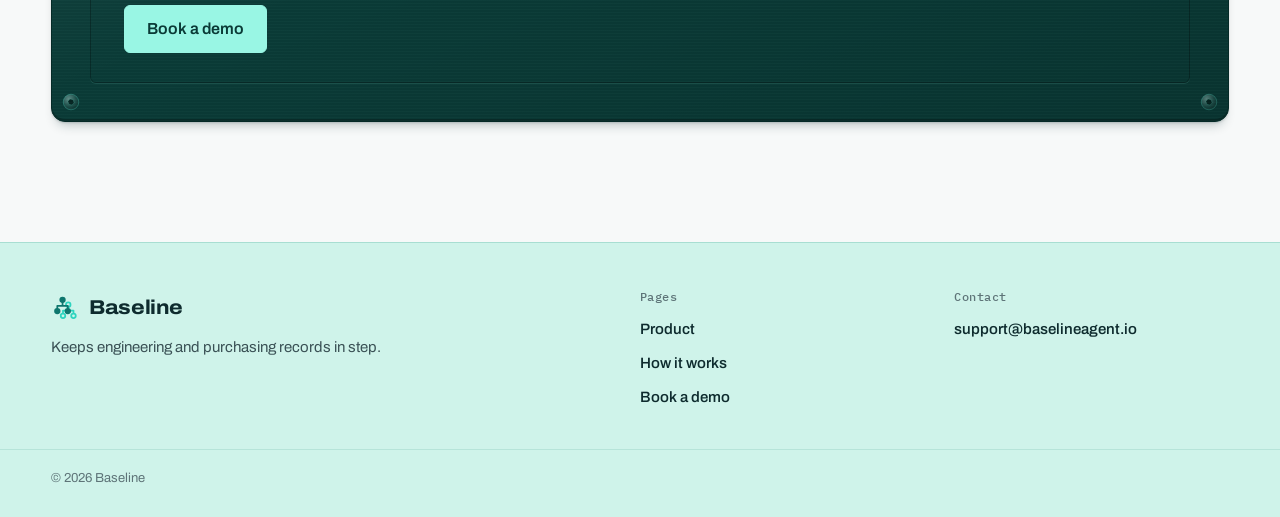
<file: baseline-website/product.html>
<!doctype html>
<html lang="en">
<head>
<meta charset="utf-8">
<meta name="viewport" content="width=device-width, initial-scale=1">
<title>Product | Baseline</title>
<meta name="description" content="Baseline reads your PDM and ERP, spots where they disagree, and brings each difference to the person who can fix it.">
<link rel="icon" href="assets/img/logo.svg" type="image/svg+xml">
<link rel="preconnect" href="https://fonts.googleapis.com">
<link rel="preconnect" href="https://fonts.gstatic.com" crossorigin>
<link href="https://fonts.googleapis.com/css2?family=Archivo:wdth,wght@62..125,400..800&family=IBM+Plex+Mono:wght@400;500;600&display=swap" rel="stylesheet">
<link rel="stylesheet" href="assets/css/styles.css?v=20261010">
</head>
<body>
<a class="skip" href="#main">Skip to content</a>

<header class="nav">
  <div class="wrap nav-in">
    <a class="brand" href="index.html" aria-label="Baseline home"><img src="assets/img/logo.svg" width="30" height="30" alt="">Baseline</a>
    <button class="nav-toggle" type="button" aria-expanded="false" aria-controls="nav-links">Menu</button>
    <nav id="nav-links" class="nav-links" aria-label="Primary">
      <a href="product.html" aria-current="page">Product</a>
      <a href="how-it-works.html">How it works</a>
      <a class="btn btn-p" href="contact.html">Book a demo</a>
    </nav>
  </div>
</header>

<main id="main">

<section class="phead phead-sm">
  <div class="wrap phead-in">
    <h1>A look inside Baseline</h1>
  </div>
</section>

<!-- Desktop: the deck pins under the header and each scroll step plays the next slide in -->
<section class="deck" data-slide="1">
  <div class="deck-pin">
    <div class="wrap deck-in">
    <article class="slide on" data-tint="1">
      <div class="slide-copy">
        <p class="slide-k"><span>01</span>Dashboard</p>
        <h2>See what needs attention</h2>
        <p>Open mismatches, ranked by urgency.</p>
      </div>
      <div class="slide-shot plate bolted">
        <div class="frame">
          <div class="frame-bar" aria-hidden="true"><span class="dots"><i></i><i></i><i></i></span><span>Baseline / Dashboard</span></div>
          <img src="assets/img/screens/dashboard.png" width="2880" height="1800" alt="Baseline dashboard with open alerts, a fix-first list, and charts of alerts by severity and status.">
        </div>
      </div>
    </article>
    <article class="slide" data-tint="2">
      <div class="slide-copy">
        <p class="slide-k"><span>02</span>Alert</p>
        <h2>Understand each mismatch</h2>
        <p>What differs, why, and the next step.</p>
      </div>
      <div class="slide-shot plate bolted">
        <div class="frame">
          <div class="frame-bar" aria-hidden="true"><span class="dots"><i></i><i></i><i></i></span><span>Baseline / Alert</span></div>
          <img src="assets/img/screens/alert-detail.png" width="2880" height="1800" alt="An alert for a stainless steel bearing housing: the design needs 4, ERP has 2. Baseline recommends emailing the supply team.">
        </div>
      </div>
    </article>
    <article class="slide" data-tint="3">
      <div class="slide-copy">
        <p class="slide-k"><span>03</span>Compare</p>
        <h2>Compare any two BOMs</h2>
        <p>Side by side, from PDM, ERP or a spreadsheet.</p>
      </div>
      <div class="slide-shot plate bolted">
        <div class="frame">
          <div class="frame-bar" aria-hidden="true"><span class="dots"><i></i><i></i><i></i></span><span>Baseline / Compare</span></div>
          <img src="assets/img/screens/compare.png" width="2880" height="1800" alt="A side-by-side BOM comparison with changed rows highlighted in amber and a removed row in red.">
        </div>
      </div>
    </article>
      <div class="deck-dots" aria-hidden="true"><i class="on"></i><i></i><i></i></div>
    </div>
  </div>
</section>

<section class="cta-band">
  <div class="wrap">
    <div class="cta-plate bolted bolted-dark">
      <h2>There’s more to see in a walkthrough</h2>
      <div class="cta-row"><a class="btn btn-mint btn-lg" href="contact.html">Book a demo</a></div>
    </div>
  </div>
</section>

</main>

<footer class="foot">
  <div class="wrap foot-in">
    <div class="foot-brand">
      <a class="brand" href="index.html" aria-label="Baseline home"><img src="assets/img/logo.svg" width="28" height="28" alt="">Baseline</a>
      <p>Keeps engineering and purchasing records in step.</p>
    </div>
    <nav class="foot-col" aria-label="Site">
      <p class="foot-k">Pages</p>
      <a href="product.html">Product</a>
      <a href="how-it-works.html">How it works</a>
      <a href="contact.html">Book a demo</a>
    </nav>
    <div class="foot-col">
      <p class="foot-k">Contact</p>
      <a href="mailto:support@baselineagent.io">support@baselineagent.io</a>
    </div>
  </div>
  <div class="wrap foot-base"><span>© <span class="year">2026</span> Baseline</span></div>
</footer>

<script src="assets/js/main.js?v=20261010"></script>
</body>
</html>
</file>
<file: baseline-website/assets/css/styles.css>
/* Baseline marketing site
   CAD workspace language: drawing paper, drafting ink, brand teal,
   amber reserved for a mismatch, screws and nuts as hardware. */

:root {
  --paper: #F7F9F9;
  --sheet: #FFFFFF;
  --ink: #0E2B2E;
  --body: #3A5155;
  --muted: #5E7478;
  --line: #C9D8D7;
  --grid: #E1EAE9;
  --panel: #F1F5F5;
  --teal: #0F766E;
  --teal-2: #0D9488;
  --teal-wash: #E6F4F2;
  --deep: #0A3A36;
  --deep-2: #0E4A45;
  --mint: #99F6E4;
  --mint-bar: #CFF3EA;
  --amber: #D97706;
  --amber-ink: #B45309;
  --amber-wash: #FFF6E5;

  --sans: 'Archivo', system-ui, -apple-system, 'Segoe UI', sans-serif;
  --mono: 'IBM Plex Mono', ui-monospace, Consolas, monospace;

  --wrap: 1400px;
  --gut: clamp(24px, 4vw, 56px);
  --r: 6px;

  /* Machined depth: short offset, tight blur. Plates sit on the sheet, they don't float. */
  --lift-1: 0 1px 1px rgba(14, 43, 46, .10), 0 3px 6px -2px rgba(14, 43, 46, .16);
  --lift-2: 0 1px 2px rgba(14, 43, 46, .14), 0 8px 12px -6px rgba(14, 43, 46, .30);
  /* Steel */
  --steel-hi: #FBFDFD;
  --steel-1: #EEF3F3;
  --steel-2: #D5E0DF;
  --steel-edge: #9FB2B1;
  --rivet: radial-gradient(circle closest-side, #FFFFFF 0 16%, #C9D5D4 52%, #8A9E9F 86%, rgba(111, 133, 134, .6) 94%, transparent 100%);
  color-scheme: light;
}

*, *::before, *::after { box-sizing: border-box; }
html { scroll-behavior: smooth; }
body {
  margin: 0;
  background: var(--paper);
  color: var(--body);
  font: 400 17px/1.6 var(--sans);
  -webkit-font-smoothing: antialiased;
  text-rendering: optimizeLegibility;
}
img { max-width: 100%; height: auto; display: block; }
h1, h2, h3, h4, p, ul, ol, dl, dd, figure { margin: 0; }
ul, ol { padding: 0; list-style: none; }
a { color: var(--teal); }
:focus-visible { outline: 2px solid var(--teal-2); outline-offset: 2px; border-radius: 2px; }
::selection { background: var(--mint); color: var(--deep); }
html { scrollbar-color: #A9BAB9 var(--paper); accent-color: var(--teal); caret-color: var(--teal); }
.sr-only { position: absolute; width: 1px; height: 1px; overflow: hidden; clip: rect(0 0 0 0); white-space: nowrap; }
.skip { position: absolute; left: 16px; top: -60px; background: var(--ink); color: #fff; padding: 8px 14px; border-radius: var(--r); z-index: 100; }
.skip:focus { top: 12px; }
.wrap { max-width: var(--wrap); margin: 0 auto; padding: 0 var(--gut); }
.pn { font-family: var(--mono); font-weight: 500; letter-spacing: -.01em; }

/* Type: the display face uses Archivo's expanded width */
h1, h2 { color: var(--ink); font-weight: 700; font-variation-settings: 'wdth' 118; letter-spacing: -.025em; text-wrap: balance; }
h1 { font-size: clamp(36px, 4.6vw, 58px); line-height: 1.04; }
h2 { font-size: clamp(28px, 3.2vw, 40px); line-height: 1.1; }
h3 { color: var(--ink); font-size: 20px; line-height: 1.3; font-weight: 650; font-variation-settings: 'wdth' 108; letter-spacing: -.01em; }
.lede { font-size: 19px; line-height: 1.55; max-width: 34em; }

/* Buttons */
.btn {
  display: inline-flex; align-items: center; justify-content: center; gap: 8px;
  height: 40px; padding: 0 16px;
  border: 1px solid var(--line); border-radius: var(--r);
  background: var(--sheet); color: var(--ink);
  font: 600 15px/1 var(--sans); text-decoration: none; white-space: nowrap; cursor: pointer;
  transition: background-color .15s, border-color .15s;
}
.btn:hover { border-color: var(--ink); }
.btn-p { background: var(--teal); border-color: var(--teal); color: #fff; }
.btn-p:hover { background: var(--deep); border-color: var(--deep); }
.btn-lg { height: 48px; padding: 0 22px; font-size: 16px; }
.btn-mint { background: var(--mint); border-color: var(--mint); color: var(--deep); }
.btn-mint:hover { background: #fff; border-color: #fff; }
.cta-row { display: flex; flex-wrap: wrap; gap: 12px; }

/* Header */
.nav { position: sticky; top: 0; z-index: 20; background: var(--mint-bar); border-bottom: 1px solid #A8DED2; }
.nav-in { display: flex; align-items: center; justify-content: space-between; height: 64px; }
.brand { display: flex; align-items: center; gap: 10px; color: var(--ink); font-weight: 750; font-size: 20px; font-variation-settings: 'wdth' 112; letter-spacing: -.02em; text-decoration: none; }
.nav-links { display: flex; align-items: center; gap: 4px; }
.nav-links a:not(.btn) { position: relative; display: flex; align-items: center; height: 64px; padding: 0 14px; color: var(--ink); font-size: 15px; font-weight: 500; text-decoration: none; }
.nav-links a:not(.btn):hover { color: var(--ink); }
.nav-links a:not(.btn)[aria-current="page"] { color: var(--ink); font-weight: 650; }
.nav-links a:not(.btn)[aria-current="page"]::after { content: ""; position: absolute; left: 14px; right: 14px; bottom: -1px; height: 2px; background: var(--teal); }
.nav-links .btn { margin-left: 14px; }
.nav-toggle { display: none; }

/* Hardware: screws in the corners of a bolted panel */
.bolted {
  --screw: url("../img/screw.svg");
  background-image: var(--screw), var(--screw), var(--screw), var(--screw);
  background-repeat: no-repeat;
  background-size: 18px 18px;
  background-position: top 10px left 10px, top 10px right 10px, bottom 10px left 10px, bottom 10px right 10px;
}
.bolted-dark { --screw: url("../img/screw-dark.svg"); }

/* Light bolted panels read as brushed steel plates, so the screws belong to something */
.bolted:not(.bolted-dark) {
  border-color: var(--steel-edge);
  box-shadow: inset 0 1px 0 rgba(255, 255, 255, .95), inset 0 -2px 0 rgba(14, 43, 46, .07), inset 0 0 0 4px rgba(255, 255, 255, .22), var(--lift-1);
}
.bolted:not(.bolted-dark) {
  background-image: var(--screw), var(--screw), var(--screw), var(--screw),
    repeating-linear-gradient(0deg, rgba(255, 255, 255, .28) 0 1px, rgba(14, 43, 46, .022) 1px 3px),
    linear-gradient(160deg, var(--m1, #F3F7F7) 0%, var(--m2, #DCE6E5) 48%, var(--m1, #F3F7F7) 72%, var(--m2, #DCE6E5) 100%);
  background-repeat: no-repeat, no-repeat, no-repeat, no-repeat, repeat, no-repeat;
  background-size: 18px 18px, 18px 18px, 18px 18px, 18px 18px, auto, 100% 100%;
  background-position: top 10px left 10px, top 10px right 10px, bottom 10px left 10px, bottom 10px right 10px, 0 0, 0 0;
}

/* Centre-line divider with a nut */
.cl-rule { position: relative; height: 28px; margin: 0 auto; max-width: var(--wrap); }
.cl-rule::before { content: ""; position: absolute; left: var(--gut); right: var(--gut); top: 50%; border-top: 1.2px solid var(--line); border-image: repeating-linear-gradient(90deg, var(--teal-2) 0 18px, transparent 18px 23px, var(--teal-2) 23px 26px, transparent 26px 31px) 1; opacity: .7; }
.cl-rule::after { content: ""; position: absolute; left: 50%; top: 0; width: 28px; height: 28px; margin-left: -14px; background: var(--paper) url("../img/nut.svg") center / 28px no-repeat; box-shadow: 0 0 0 8px var(--paper); }

/* ---------- Home hero ---------- */
.hero { padding: 64px 0 72px; background-image: linear-gradient(var(--grid) 1px, transparent 1px), linear-gradient(90deg, var(--grid) 1px, transparent 1px); background-size: 32px 32px; background-position: -1px -1px; position: relative; }
.hero::before { content: ""; position: absolute; inset: 0; background: linear-gradient(180deg, var(--paper) 0%, rgba(247,249,249,.7) 40%, rgba(247,249,249,.92) 100%); pointer-events: none; }
.hero > .wrap { position: relative; }
.hero-top { display: grid; grid-template-columns: minmax(0, 7fr) minmax(0, 5fr); gap: 56px; align-items: end; margin-bottom: 48px; }
.hero-top .lede { margin-bottom: 26px; }

/* Hero story: CAD/PDM and ERP disagree, Baseline in the browser resolves it */
.story { display: grid; grid-template-columns: minmax(0, 1fr) minmax(170px, 200px) minmax(0, 1fr); align-items: center; }
.win-cap { display: flex; align-items: center; gap: 8px; margin-bottom: 8px; font-size: 13.5px; font-weight: 600; color: var(--muted); }
.win-cap svg { width: 16px; height: 16px; color: var(--muted); }
.cap-bl { color: var(--teal); }
.win { background: var(--sheet); border: 1px solid #B7C8C7; border-radius: 10px; overflow: hidden; box-shadow: var(--lift-2); }
.win-bar { display: flex; align-items: center; gap: 12px; height: 34px; padding: 0 12px; background: #E9EEEE; border-bottom: 1px solid var(--line); font-size: 12.5px; color: var(--ink); }
.win-bar .dots { display: flex; gap: 5px; flex: none; }
.win-bar .dots i { width: 10px; height: 10px; border-radius: 50%; background: #C3D2D1; }
.win-t { font-weight: 600; white-space: nowrap; overflow: hidden; text-overflow: ellipsis; }
.win-tag { margin-left: auto; flex: none; font-size: 11.5px; font-weight: 600; color: var(--teal); background: var(--teal-wash); border-radius: 999px; padding: 1px 9px; }
.win-tag-q { color: var(--muted); background: #E1E8E8; }

/* CAD window: grey chrome, vertical toolbar, gradient viewport */
.cad-in { display: grid; grid-template-columns: 40px minmax(0, 1fr); }
.cad-tools { display: flex; flex-direction: column; align-items: center; gap: 4px; padding: 8px 0; background: #F1F4F4; border-right: 1px solid var(--line); }
.cad-tools span { width: 30px; height: 30px; display: grid; place-items: center; border-radius: 6px; color: #5B6F72; }
.cad-tools span:nth-child(2) { background: #DDE6E6; color: var(--ink); }
.cad-tools svg { width: 18px; height: 18px; }
.cad-vp { position: relative; background: linear-gradient(180deg, #FFFFFF 0%, #EDF3F3 60%, #DCE6E6 100%); }
.cad-vp::before { content: ""; position: absolute; inset: 0; background-image: linear-gradient(rgba(14,43,46,.045) 1px, transparent 1px), linear-gradient(90deg, rgba(14,43,46,.045) 1px, transparent 1px); background-size: 22px 22px; pointer-events: none; }
.cad-vp .asm { position: relative; display: block; width: 100%; height: auto; max-height: 300px; margin: 0 auto; overflow: visible; }
.cad-vp .vcube { position: absolute; top: 10px; right: 12px; width: 44px; }
.cad-vp .triad { position: absolute; left: 10px; bottom: 8px; width: 38px; }

/* The middle stage: PDM and ERP records compared, before Baseline resolves it */
.story-mid { display: flex; flex-direction: column; align-items: center; gap: 10px; }
.rec-flow { display: flex; align-items: center; justify-content: center; gap: 6px; width: 100%; }
.wire { flex: 1; height: 14px; min-width: 20px; overflow: visible; }
.wire path { fill: none; vector-effect: non-scaling-stroke; }
.wire-base { stroke: #B9CDCC; stroke-width: 2; }
.wire-flow { stroke: var(--teal); stroke-width: 3; stroke-dasharray: 8 12; opacity: 0; animation: fade .3s ease-out .2s forwards, flow 1.2s linear .2s infinite; }
.wire-r .wire-flow { animation-delay: 2s, 2s; }
.wire-head { stroke: var(--teal); stroke-width: 3; stroke-linecap: round; stroke-linejoin: round; opacity: 0; animation: fade .3s ease-out 2s forwards; }
@keyframes flow { to { stroke-dashoffset: -32; } }

.rec-chip { flex: none; background: var(--sheet); border: 1px solid var(--line); border-radius: 8px; overflow: hidden; opacity: 0; animation: fade .4s ease-out 1.4s forwards; box-shadow: var(--lift-1); }
.rec-row { display: flex; align-items: baseline; justify-content: space-between; gap: 18px; padding: 7px 12px; font-size: 12.5px; white-space: nowrap; }
.rec-row span { color: var(--muted); }
.rec-row b { color: var(--ink); font-family: var(--mono); font-weight: 600; }
.rec-row + .rec-row { border-top: 1px solid var(--grid); }
.rec-diff { animation: rec-flag .4s ease-out 1.9s forwards; }
.rec-diff b { animation: rec-flag-ink .4s ease-out 1.9s forwards; }
@keyframes rec-flag { to { background: var(--amber-wash); } }
@keyframes rec-flag-ink { to { color: var(--amber-ink); } }

/* Baseline window: browser chrome + the prototype's alert view */
.bw { background: #E8EFEF; }
.bw-url { flex: 1; display: flex; align-items: center; gap: 7px; height: 24px; padding: 0 12px; background: var(--sheet); border: 1px solid var(--line); border-radius: 999px; color: var(--muted); font-family: var(--mono); font-size: 12px; white-space: nowrap; overflow: hidden; }
.bw-url svg { width: 12px; height: 12px; flex: none; }
.bl-top { display: flex; align-items: center; gap: 8px; height: 42px; padding: 0 16px; background: var(--sheet); border-bottom: 1px solid var(--line); color: var(--ink); font-weight: 700; font-size: 15px; font-variation-settings: 'wdth' 110; }
.bl-body { position: relative; padding: 18px 18px 20px; background: #F4F7F7; min-height: 340px; }
.bl-wait { position: absolute; inset: 0; display: flex; align-items: center; justify-content: center; gap: 10px; font-size: 14px; color: var(--muted); animation: out .3s ease-out 1.95s forwards; }
.spin { width: 16px; height: 16px; border-radius: 50%; border: 2px solid var(--line); border-top-color: var(--teal-2); animation: spin .8s linear infinite; }
@keyframes spin { to { transform: rotate(360deg); } }
@keyframes out { to { opacity: 0; visibility: hidden; } }
.bl-alert { opacity: 0; animation: fade .4s ease-out 2.05s forwards; }
.bl-crumb { font-size: 12.5px; color: var(--teal); margin-bottom: 6px; }
.bl-crumb .pn { color: var(--muted); font-size: 12px; }
.bl-title { display: flex; flex-wrap: wrap; align-items: center; gap: 8px; font-size: 17px; line-height: 1.3; color: var(--ink); font-weight: 650; margin-bottom: 14px; }
.new { font-size: 11.5px; font-weight: 600; color: var(--amber-ink); background: var(--amber-wash); border-radius: 999px; padding: 1px 9px; }
.bl-stats { display: grid; grid-template-columns: repeat(3, minmax(0, 1fr)); background: var(--sheet); border: 1px solid var(--line); border-radius: 8px; overflow: hidden; }
.bl-stats > div { padding: 10px 12px; }
.bl-stats > div + div { border-left: 1px solid var(--grid); }
.bl-stats span { display: block; font-size: 11.5px; color: var(--muted); }
.bl-stats b { font-size: 20px; color: var(--ink); font-weight: 650; }
.bl-stats .st-erp b { color: var(--amber-ink); }
.bl-stats .sev { font-size: 12px; color: var(--amber-ink); background: var(--amber-wash); border-radius: 999px; padding: 2px 9px; display: inline-block; margin-top: 4px; }
.bl-rec { margin-top: 12px; background: var(--sheet); border: 1px solid var(--line); border-radius: 8px; padding: 12px 14px 14px; opacity: 0; animation: fade .4s ease-out 2.35s forwards; }
.bl-k { font-size: 12px; font-weight: 600; color: var(--muted); }
.bl-rec p { font-size: 13.5px; line-height: 1.45; color: var(--ink); margin: 4px 0 12px; }
.bl-btns { display: flex; flex-wrap: wrap; gap: 8px; }
.mock-btn { display: inline-flex; align-items: center; height: 30px; padding: 0 12px; border: 1px solid var(--line); border-radius: var(--r); background: var(--sheet); color: var(--ink); font: 600 12.5px/1 var(--sans); white-space: nowrap; }
.mock-p { background: var(--teal); border-color: var(--teal); color: #fff; }

/* Assembly drawing */
.asm .ln { fill: none; stroke: var(--ink); stroke-width: 1.4; stroke-linejoin: round; }
.asm .fill { fill: #FFFFFF; }
.asm .shade { fill: #E9F0F0; }
.asm .hole { fill: #E4ECEC; }
.asm .cl path { fill: none; stroke: var(--teal-2); stroke-width: .9; stroke-dasharray: 16 4 3 4; opacity: .75; }
.asm .lead { fill: none; stroke: var(--ink); stroke-width: .9; }
.asm .dot { fill: var(--ink); }
.asm .ring { fill: #FFFFFF; stroke: var(--ink); stroke-width: 1.3; }
.asm text { font: 600 14px var(--mono); fill: var(--ink); text-anchor: middle; }
.asm .dim path { fill: none; stroke: var(--muted); stroke-width: .8; }
.asm .dim text { font: 500 11px var(--mono); fill: var(--muted); }

/* One orchestrated moment: the parts ink in, then the mismatch lights up */
.asm .parts .ln { stroke-dasharray: 1; stroke-dashoffset: 1; animation: ink 1.1s cubic-bezier(.4, 0, .2, 1) forwards; }
.asm .p1 .ln { animation-delay: .05s; }
.asm .p5 .ln { animation-delay: .25s; }
.asm .p2 .ln { animation-delay: .35s; }
.asm .p3 .ln { animation-delay: .55s; }
.asm .p4 .ln { animation-delay: .7s; }
.asm .balloons, .asm .dim { opacity: 0; animation: fade .5s ease-out 1.4s forwards; }
.asm .p5 .bolt { animation: ink 1.1s cubic-bezier(.4, 0, .2, 1) .25s forwards, flag .5s ease-out 1.9s forwards; }
.asm .p1 .hole.miss { animation: ink 1.1s cubic-bezier(.4, 0, .2, 1) .05s forwards, missing .5s ease-out 1.9s forwards; }
.asm .bl-miss .ring { animation: ringflag .5s ease-out 1.9s forwards; }
.asm .bl-miss text { animation: textflag .5s ease-out 1.9s forwards; }
@keyframes ink { to { stroke-dashoffset: 0; } }
@keyframes fade { to { opacity: 1; } }
@keyframes flag { to { stroke: var(--amber); fill: var(--amber-wash); } }
@keyframes missing { to { stroke: var(--amber); stroke-width: 1.8; fill: var(--amber-wash); } }
@keyframes ringflag { to { stroke: var(--amber); fill: var(--amber-wash); stroke-width: 1.8; } }
@keyframes textflag { to { fill: var(--amber-ink); } }

/* ---------- Home sections ---------- */
.sec { padding: 96px 0; }
.rack-sec { padding-top: 40px; }

/* DIN rail: Notice, Explain and Resolve as three modules clipped onto one rail */
.rack { position: relative; display: grid; grid-template-columns: repeat(3, minmax(0, 1fr)); gap: 32px; margin-top: 24px; }
.rack::before {
  content: ""; position: absolute; left: calc(var(--gut) * -1); right: calc(var(--gut) * -1); top: 50%; height: 46px; margin-top: -23px; border-radius: 2px;
  background:
    repeating-linear-gradient(90deg, transparent 0 14px, #6F8586 14px 34px, transparent 34px 48px) center / 100% 9px no-repeat,
    linear-gradient(180deg, #B4C4C3 0, var(--steel-hi) 10%, var(--steel-1) 30%, var(--steel-2) 48%, #A9BAB9 50%, var(--steel-1) 54%, var(--steel-2) 88%, #94A8A9 100%);
  box-shadow: var(--lift-1);
}
.mod { position: relative; display: flex; flex-direction: column; background: linear-gradient(180deg, var(--steel-hi), var(--steel-1)); border: 1px solid var(--steel-edge); border-radius: 8px; box-shadow: inset 0 1px 0 #fff, inset 0 -2px 0 rgba(14, 43, 46, .06), var(--lift-2); }
.mod-term { display: flex; justify-content: center; gap: 12px; padding: 10px 0; background: #E1E9E8; border-bottom: 1px solid #B7C8C7; border-radius: 8px 8px 0 0; }
.mod-term:last-child { border-bottom: 0; border-top: 1px solid #B7C8C7; border-radius: 0 0 8px 8px; }
.mod-term i { width: 24px; height: 24px; border-radius: 3px; background: #C9D6D5 url("../img/screw.svg") center / 16px no-repeat; box-shadow: inset 0 1px 2px rgba(14, 43, 46, .35), 0 1px 0 rgba(255, 255, 255, .8); }
.mod-face { flex: 1; padding: 24px 26px 28px; }
.mod-plate { display: flex; align-items: center; justify-content: space-between; gap: 12px; margin-bottom: 18px; }
.mod h3 { font-size: 26px; line-height: 1.1; font-weight: 700; font-variation-settings: 'wdth' 120; letter-spacing: -.02em; }
.led { flex: none; width: 14px; height: 14px; border-radius: 50%; background: radial-gradient(circle at 36% 30%, #E9FFFB 0 14%, #2DD4BF 42%, var(--teal) 100%); box-shadow: 0 0 0 3px #CBD7D6, 0 0 12px 2px rgba(45, 212, 191, .45); }
.led-amber { background: radial-gradient(circle at 36% 30%, #FFF6E5 0 14%, #F59E0B 42%, var(--amber-ink) 100%); box-shadow: 0 0 0 3px #CBD7D6, 0 0 12px 2px rgba(245, 158, 11, .5); }
.readout { margin-bottom: 20px; background: #0B2826; border: 1px solid #06201E; border-radius: 4px; box-shadow: inset 0 2px 4px rgba(0, 0, 0, .45), 0 1px 0 rgba(255, 255, 255, .9); font-family: var(--mono); font-size: 13.5px; }
.readout > div { display: flex; align-items: baseline; justify-content: space-between; gap: 16px; padding: 9px 14px; }
.readout > div + div { border-top: 1px dashed rgba(153, 246, 228, .16); }
.readout span { color: #8FC4BC; }
.readout b { color: var(--mint); font-weight: 600; white-space: nowrap; }
.readout .ro-diff b { color: #F59E0B; }
.mod p { color: var(--body); }

/* A screenshot mounted on a machined plate, cropped to the part that matters */
.glimpse-sec { padding-top: 24px; }
.glimpse-head { display: flex; flex-wrap: wrap; justify-content: space-between; align-items: center; gap: 24px 48px; margin-bottom: 48px; }
.glimpse-copy p { margin-top: 12px; font-size: 19px; }
.mount { position: relative; margin: 0; padding: 48px 48px 44px; border: 1px solid var(--steel-edge); border-radius: 12px; }
.mount.bolted { background-size: 20px 20px, 20px 20px, 20px 20px, 20px 20px, auto, 100% 100%; background-position: top 14px left 14px, top 14px right 14px, bottom 14px left 14px, bottom 14px right 14px, 0 0, 0 0; }
.mount-crop { aspect-ratio: 2880 / 1140; overflow: hidden; border: 1px solid #8FA4A5; border-radius: 6px; background: var(--deep); box-shadow: var(--lift-1); }
.mount-crop img { width: 100%; }
.tag-plate { position: absolute; top: -15px; left: 64px; display: flex; align-items: center; gap: 10px; height: 30px; padding: 0 30px; border: 1px solid var(--steel-edge); border-radius: 3px; background: linear-gradient(180deg, var(--steel-hi), var(--steel-2)); box-shadow: var(--lift-1); font: 600 12.5px/1 var(--mono); color: var(--ink); letter-spacing: .02em; }
.tag-plate::before, .tag-plate::after { content: ""; position: absolute; top: 50%; width: 8px; height: 8px; margin-top: -4px; border-radius: 50%; background: var(--rivet); box-shadow: 0 1px 1px rgba(14, 43, 46, .35); }
.tag-plate::before { left: 10px; }
.tag-plate::after { right: 10px; }

/* Rating plate: the safety facts stamped into a riveted aluminium plate */
.rating-sec { padding: 8px 0 0; }
.rating {
  position: relative; display: grid; grid-template-columns: auto repeat(4, minmax(0, 1fr)); align-items: stretch;
  border: 1px solid var(--steel-edge); border-radius: 6px;
  background:
    var(--rivet) top 10px left 10px / 9px 9px no-repeat, var(--rivet) top 10px right 10px / 9px 9px no-repeat,
    var(--rivet) bottom 10px left 10px / 9px 9px no-repeat, var(--rivet) bottom 10px right 10px / 9px 9px no-repeat,
    repeating-linear-gradient(90deg, rgba(255, 255, 255, .35) 0 1px, rgba(14, 43, 46, .025) 1px 3px),
    linear-gradient(175deg, var(--steel-hi), var(--steel-1) 45%, var(--steel-2));
  box-shadow: inset 0 1px 0 #fff, inset 0 0 0 6px rgba(255, 255, 255, .25), var(--lift-1);
}
.rating > * { padding: 26px 30px; }
.rating > * + * { border-left: 1px solid rgba(14, 43, 46, .18); box-shadow: inset 1px 0 0 rgba(255, 255, 255, .7); }
.rt-brand { display: flex; align-items: center; gap: 10px; padding-left: 40px; color: var(--ink); font-weight: 750; font-size: 18px; line-height: 1.15; font-variation-settings: 'wdth' 112; letter-spacing: -.02em; }
.rt-brand span { max-width: 6.5em; }
.rt-k { display: flex; align-items: center; gap: 7px; margin-bottom: 8px; font: 500 12px/1 var(--mono); color: var(--muted); letter-spacing: .04em; }
.rt-field p { color: var(--ink); text-wrap: balance; font-weight: 650; font-size: 17px; line-height: 1.3; }
.rt-field svg { width: 15px; height: 15px; color: var(--teal); flex: none; }

/* Dark bolted call to action */
.cta-band { padding: 96px 0; }
.cta-plate { position: relative; background-color: var(--deep); color: #CFEFEA; border: 1px solid #052A27; border-radius: 14px; padding: 72px 72px 68px; overflow: hidden; box-shadow: inset 0 1px 0 rgba(153, 246, 228, .18), inset 0 -2px 0 rgba(0, 0, 0, .25), var(--lift-2); }
/* Anodised faceplate: brushed grain, plus a recessed panel line just inside the screws */
.cta-plate::before { content: ""; position: absolute; inset: 0; background: repeating-linear-gradient(0deg, rgba(153, 246, 228, .025) 0 1px, transparent 1px 3px), linear-gradient(160deg, rgba(255, 255, 255, .06), transparent 40%, rgba(0, 0, 0, .12)); pointer-events: none; }
.cta-plate::after { content: ""; position: absolute; inset: 38px; border: 1px solid rgba(0, 0, 0, .28); border-radius: 6px; box-shadow: 0 1px 0 rgba(153, 246, 228, .12), inset 0 1px 0 rgba(153, 246, 228, .08); pointer-events: none; }
.cta-plate h2 { font-size: clamp(30px, 3.8vw, 48px); }
.cta-plate > * { position: relative; }
.cta-plate h2 + .cta-row { margin-top: 30px; }
.cta-plate h2 { color: #fff; max-width: 16em; }
.cta-plate p { margin: 16px 0 30px; color: #A9D8D1; max-width: 32em; }
.cta-plate .btn:not(.btn-mint) { background: transparent; color: #fff; border-color: rgba(153,246,228,.45); }
.cta-plate .btn:not(.btn-mint):hover { border-color: #fff; }

/* ---------- Inner page header with a title block ---------- */
.phead { padding: 64px 0 56px; border-bottom: 1px solid var(--line); background-image: linear-gradient(var(--grid) 1px, transparent 1px), linear-gradient(90deg, var(--grid) 1px, transparent 1px); background-size: 32px 32px; background-position: -1px -1px; position: relative; }
.phead::before { content: ""; position: absolute; inset: 0; background: linear-gradient(90deg, var(--paper) 35%, rgba(247,249,249,.6)); pointer-events: none; }
.phead-in { position: relative; }
.phead .lede { margin-top: 20px; }
.phead-sm { padding: 48px 0 40px; border-bottom: 0; }
.phead-sm h1 { font-size: clamp(32px, 3.6vw, 46px); }

/* Product page: slide deck.
   Without JS or on smaller screens the slides simply stack.
   Desktop: the deck pins under the header; each scroll step plays the next slide in (a timed transition, not scrubbed). */
main { overflow-x: clip; }
.deck { --tint: #EAF6F2; background: var(--tint); transition: background-color .7s ease; }
.deck[data-slide="2"] { --tint: #FBF4E8; }
.deck[data-slide="3"] { --tint: #EAF1F4; }
.deck-in { padding-top: 56px; padding-bottom: 56px; }
.slide { display: grid; gap: 28px; padding: 32px 0; }
.slide-k { display: flex; align-items: center; gap: 10px; margin-bottom: 14px; font: 500 13px/1 var(--mono); letter-spacing: .04em; color: var(--teal); }
.slide-k span { display: grid; place-items: center; width: 30px; height: 30px; border: 1.5px solid currentColor; border-radius: 50%; font-size: 12px; }
.slide-copy p:not(.slide-k) { margin-top: 12px; font-size: 19px; }
.slide-shot { padding: 22px; }
.frame { overflow: hidden; border: 1px solid #8FA4A5; border-radius: 6px; background: var(--sheet); box-shadow: var(--lift-1); }
.frame img, .plate .frame img { display: block; width: 100%; border: 0; border-radius: 0; box-shadow: none; }
.frame-bar { display: flex; align-items: center; gap: 12px; height: 30px; padding: 0 12px; background: #E9EEEE; border-bottom: 1px solid var(--line); font-size: 12px; font-weight: 600; color: var(--muted); }
.frame-bar .dots { display: flex; gap: 5px; }
.frame-bar .dots i { width: 9px; height: 9px; border-radius: 50%; background: #C3D2D1; }
.deck-dots { display: none; }

@media (min-width: 961px) and (min-height: 600px) {
  .js .deck { height: 300vh; }
  .js .deck-pin { position: sticky; top: 64px; height: calc(100vh - 64px); overflow: hidden; }
  .js .deck-in { position: relative; height: 100%; padding-top: 0; padding-bottom: 0; }
  .js .slide { position: absolute; inset: 0 var(--gut); grid-template-columns: minmax(0, 4fr) minmax(0, 8fr); gap: 64px; align-items: center; padding: 0; pointer-events: none; }
  .js .slide.on { pointer-events: auto; }
  /* Waiting slides sit below, played slides leave upward; copy leads, the screenshot follows */
  .js .slide-copy, .js .slide-shot { opacity: 0; filter: blur(10px); transition: opacity .8s ease, filter .95s ease, transform 1.15s cubic-bezier(.22, .8, .24, 1); }
  .js .slide-copy { transform: translateX(-80px); }
  .js .slide-shot { transform: translateX(80px) scale(.97); }
  .js .slide.on .slide-copy, .js .slide.on .slide-shot { opacity: 1; filter: none; transform: none; }
  .js .slide.on .slide-copy { transition-delay: .15s; }
  .js .slide.on .slide-shot { transition-delay: .4s; }
  .js .slide-shot { width: min(100%, calc((100vh - 64px - 150px) * 1.6 + 46px)); justify-self: end; }
  .js .deck-dots { position: absolute; left: var(--gut); bottom: 40px; display: flex; gap: 10px; }
  .deck-dots i { width: 28px; height: 4px; border-radius: 2px; background: rgba(14, 43, 46, .16); transition: background-color .4s; }
  .deck-dots i.on { background: var(--teal); }
}
@media (prefers-reduced-motion: reduce) {
  .js .slide-copy, .js .slide-shot { transform: none; filter: none; }
}

/* How it works: four steps */
.steps { display: grid; grid-template-columns: repeat(4, minmax(0, 1fr)); gap: 0; counter-reset: s; }
.step { position: relative; padding: 0 28px 0 0; counter-increment: s; }
.step .ic { position: relative; z-index: 1; width: 64px; height: 64px; display: grid; place-items: center; background: var(--sheet); border: 1.5px solid var(--ink); border-radius: 12px; color: var(--teal); margin-bottom: 26px; }
.step .ic svg { width: 32px; height: 32px; }
.step::after { content: ""; position: absolute; top: 32px; left: 64px; right: 0; border-top: 1.5px dashed var(--line); }
.step:last-child::after { display: none; }
.step h3::before { content: counter(s) ". "; color: var(--muted); font-weight: 500; }
.step p { margin-top: 8px; font-size: 16px; }


/* Contact */
.contact { display: grid; grid-template-columns: minmax(0, 5fr) minmax(0, 6fr); gap: 64px; align-items: start; }
.expect { margin-top: 32px; border-top: 1px solid var(--line); }
.expect li { display: flex; gap: 14px; padding: 16px 0; border-bottom: 1px solid var(--line); color: var(--ink); }
.expect svg { width: 22px; height: 22px; flex: none; color: var(--teal); margin-top: 2px; }
.form { background-color: var(--sheet); border: 1.5px solid var(--ink); border-radius: 4px; padding: 44px 40px 36px; display: grid; }
.field { display: flex; flex-direction: column; gap: 6px; margin-bottom: 16px; }
.field label { font-weight: 600; color: var(--ink); font-size: 15px; }
.opt { font-weight: 400; color: var(--muted); font-size: 14px; }
.field input, .field textarea { padding: 0 14px; font: inherit; font-size: 16px; color: var(--ink); border: 1px solid var(--line); border-radius: var(--r); background: #fff; }
.field input { height: 46px; }
.field textarea { padding: 12px 14px; min-height: 110px; resize: vertical; }
.field input:focus, .field textarea:focus { outline: 2px solid var(--teal-2); outline-offset: 0; border-color: var(--teal-2); }
.field input[aria-invalid="true"] { border-color: #C2410C; background: #FEF3EE; }
.err { color: #C2410C; font-size: 14px; }
.err:empty { display: none; }
.form .btn { justify-self: start; margin-top: 4px; }
.form-ok { margin-top: 16px; padding: 12px 14px; background: var(--teal-wash); border: 1px solid var(--teal-2); border-radius: var(--r); color: var(--ink); }

/* Footer: brand line, pages, contact */
.foot { margin-top: 24px; background: var(--mint-bar); border-top: 1px solid #A8DED2; color: var(--body); font-size: 15px; }
.foot-in { display: grid; grid-template-columns: minmax(0, 2fr) minmax(0, 1fr) minmax(0, 1fr); gap: 40px; padding-top: 48px; padding-bottom: 40px; }
.foot-brand p { margin-top: 12px; max-width: 24em; }
.foot-col { display: flex; flex-direction: column; align-items: flex-start; gap: 10px; }
.foot-k { font: 500 12px/1 var(--mono); letter-spacing: .04em; color: var(--muted); margin-bottom: 4px; }
.foot-col a { color: var(--ink); font-weight: 550; text-decoration: none; text-underline-offset: 4px; }
.foot-col a:hover { text-decoration: underline; }
.foot-base { padding-top: 18px; padding-bottom: 28px; border-top: 1px solid #B6E4D9; font-size: 13px; color: var(--muted); }

/* ---------- Responsive ---------- */
@media (max-width: 1080px) {
  .steps { grid-template-columns: repeat(2, minmax(0, 1fr)); row-gap: 48px; }
  .step:nth-child(2)::after { display: none; }
}
@media (max-width: 960px) {
  :root { --gut: 20px; }
  .hero { padding: 40px 0 56px; }
  .hero-top, .phead-in, .contact { grid-template-columns: minmax(0, 1fr); gap: 32px; }
  .hero-top { margin-bottom: 36px; }
  .sec, .cta-band { padding: 72px 0; }
  .rack-sec { padding-top: 32px; }
  .glimpse-head { margin-bottom: 44px; }
  .rack { grid-template-columns: minmax(0, 1fr); max-width: 520px; margin-left: auto; margin-right: auto; gap: 40px; }
  .rack::before { left: 50%; right: auto; top: -20px; bottom: -20px; width: 46px; height: auto; margin: 0 0 0 -23px;
    background:
      repeating-linear-gradient(180deg, transparent 0 14px, #6F8586 14px 34px, transparent 34px 48px) center / 9px 100% no-repeat,
      linear-gradient(90deg, #B4C4C3 0, var(--steel-hi) 10%, var(--steel-1) 30%, var(--steel-2) 48%, #A9BAB9 50%, var(--steel-1) 54%, var(--steel-2) 88%, #94A8A9 100%); }
  .rating { grid-template-columns: minmax(0, 1fr) minmax(0, 1fr); }
  .rt-brand { grid-column: 1 / -1; padding: 24px 40px 18px; }
  .rt-brand span { max-width: none; }
  .rating > .rt-field { border-top: 1px solid rgba(14, 43, 46, .18); }
  .rating > .rt-brand + .rt-field, .rating > .rt-field:nth-child(4) { border-left: 0; box-shadow: none; }
  .rating > .rt-field:nth-child(odd) { padding-right: 40px; }
    .foot-in { grid-template-columns: minmax(0, 1fr) minmax(0, 1fr); }
  .foot-brand { grid-column: 1 / -1; }
}
@media (max-width: 820px) {
  .story { grid-template-columns: minmax(0, 1fr); }
  .wire { display: none; }
  .story-mid, .bl-wrap { position: relative; margin-top: 56px; }
  .story-mid::before, .bl-wrap::before { content: ""; position: absolute; left: 50%; top: -48px; height: 36px; border-left: 2px dashed var(--teal-2); }
  .story-mid::after, .bl-wrap::after { content: ""; position: absolute; left: calc(50% - 6px); top: -16px; border: 6px solid transparent; border-top-color: var(--teal-2); }
  .nav-toggle { display: inline-flex; align-items: center; height: 38px; padding: 0 14px; border: 1px solid var(--line); border-radius: var(--r); background: var(--sheet); color: var(--ink); font: 600 15px var(--sans); cursor: pointer; }
  .nav-links { display: none; position: absolute; top: 64px; left: 0; right: 0; flex-direction: column; align-items: stretch; gap: 0; padding: 8px 16px 16px; background: var(--mint-bar); border-bottom: 1px solid #A8DED2; }
  .nav-links.open { display: flex; }
  .nav-links a:not(.btn) { height: auto; padding: 14px 4px; border-bottom: 1px solid #B6E4D9; font-size: 16px; }
  .nav-links a:not(.btn)[aria-current="page"]::after { left: 0; right: auto; top: 12px; bottom: 12px; width: 3px; height: auto; }
  .nav-links a:not(.btn)[aria-current="page"] { padding-left: 14px; }
  .nav-links .btn { margin: 14px 0 0; height: 46px; }
}
@media (max-width: 640px) {
  .bl-stats b { font-size: 17px; }
  .bl-stats > div { padding: 8px 10px; }
  .cad-vp .vcube { width: 34px; }
  :root { --gut: 16px; }
  body { font-size: 16px; }
  .lede { font-size: 17px; }
  .cta-row .btn { flex: 1 1 auto; }
  .slide-shot { padding: 30px 12px; }
  .steps { grid-template-columns: minmax(0, 1fr); row-gap: 0; }
  .step { display: grid; grid-template-columns: 64px minmax(0, 1fr); column-gap: 20px; padding: 0 0 32px; }
  .step .ic { grid-row: span 2; margin: 0; }
  .step::after, .step:nth-child(2)::after { display: block; top: 64px; bottom: 0; left: 32px; right: auto; border-top: 0; border-left: 1.5px dashed var(--line); }
  .step:last-child::after { display: none; }
  .form { padding: 36px 22px 26px; }
  .form .btn { justify-self: stretch; }
  .mount { padding: 36px 14px 18px; }
  .mount.bolted { background-size: 14px 14px, 14px 14px, 14px 14px, 14px 14px, auto, 100% 100%; background-position: top 10px left 10px, top 10px right 10px, bottom 10px left 10px, bottom 10px right 10px, 0 0, 0 0; }
  .mount-crop { aspect-ratio: 2419 / 1140; }
  .mount-crop img { width: 119.2%; max-width: none; margin-left: -19.2%; }
  .tag-plate { left: 32px; }
  .mod h3 { font-size: 24px; }
  .mod-face { padding: 22px 20px 24px; }
  .rating { grid-template-columns: minmax(0, 1fr); }
  .rating > * { padding: 18px 28px; }
  .rt-brand { padding: 24px 28px 14px; }
  .rating > .rt-field + .rt-field { border-left: 0; box-shadow: none; }
  .rating > .rt-field:nth-child(odd) { padding-right: 28px; }
    .cta-plate::after { display: none; }
  .cta-plate { padding: 64px 34px 58px; }
}

@media (prefers-reduced-motion: reduce) {
  html { scroll-behavior: auto; }
  *, *::before, *::after { animation-duration: .01ms !important; animation-delay: 0s !important; transition: none !important; }
}
</file>
